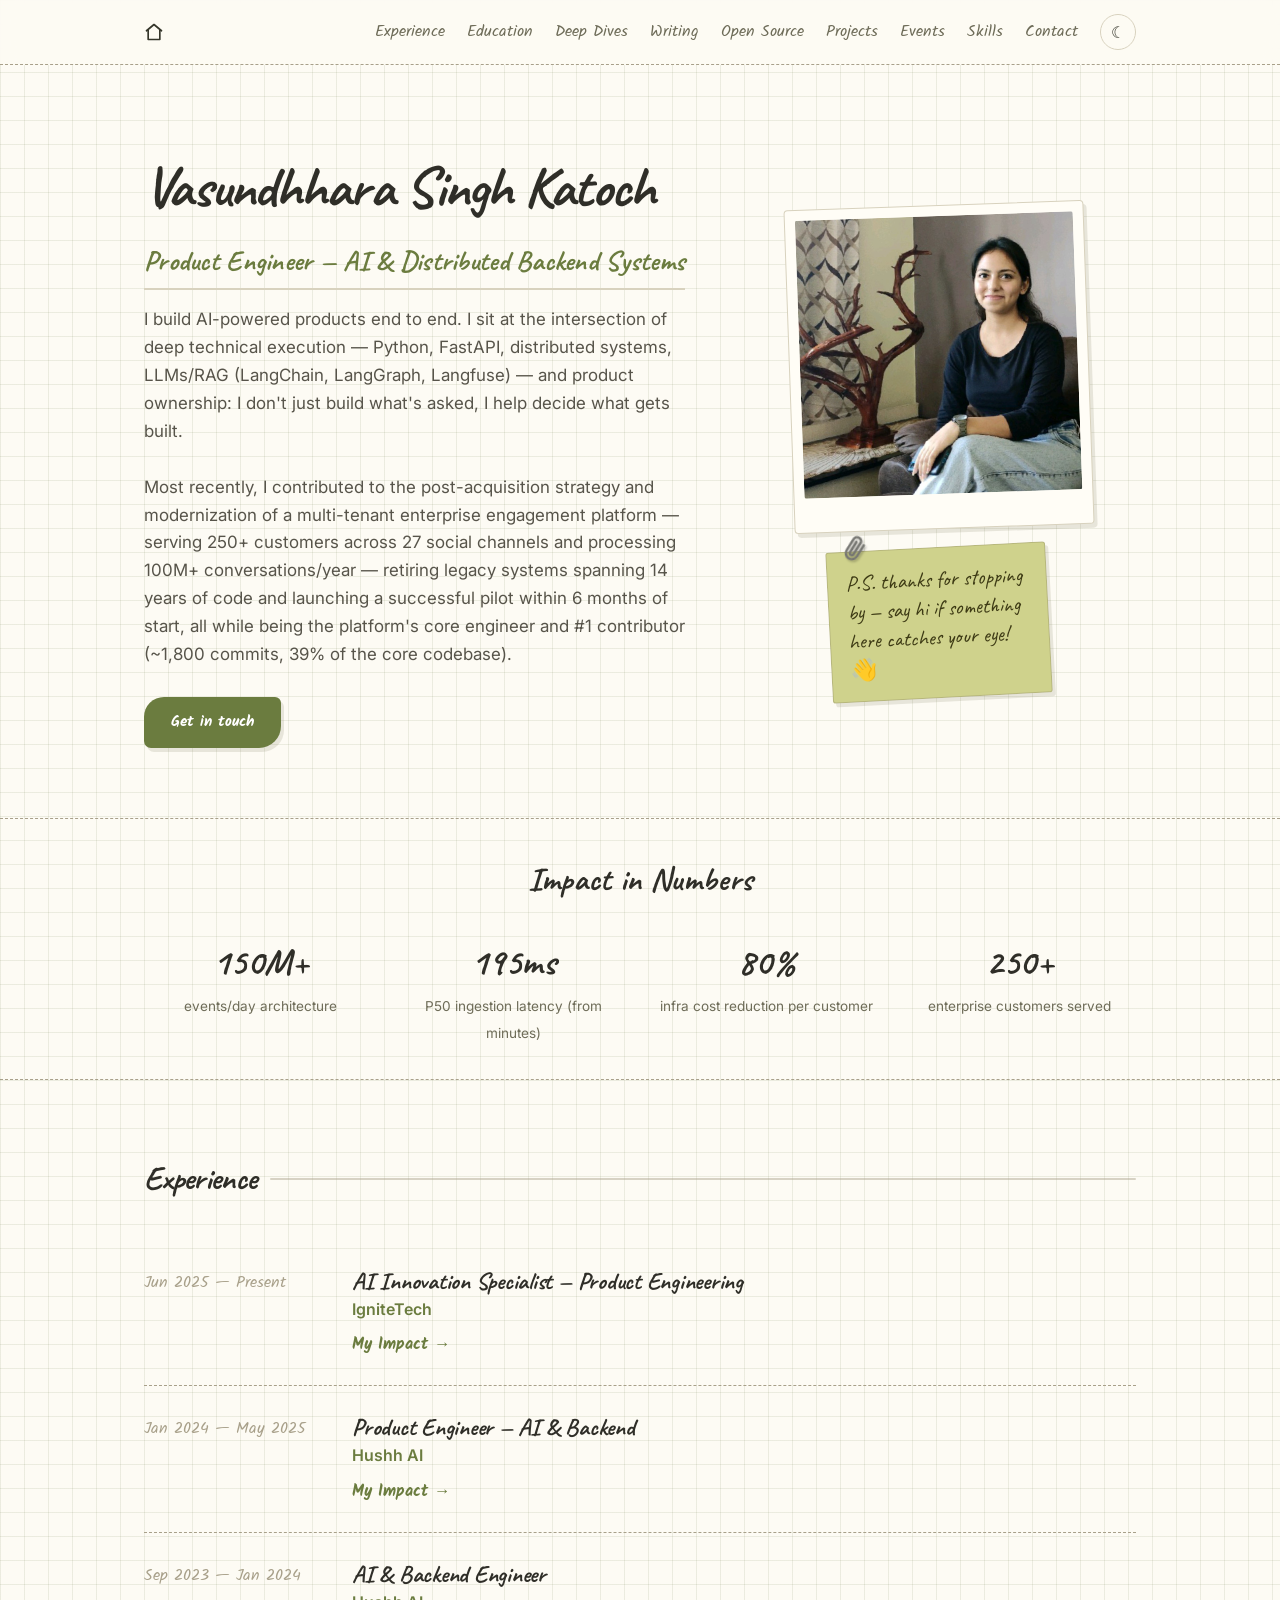
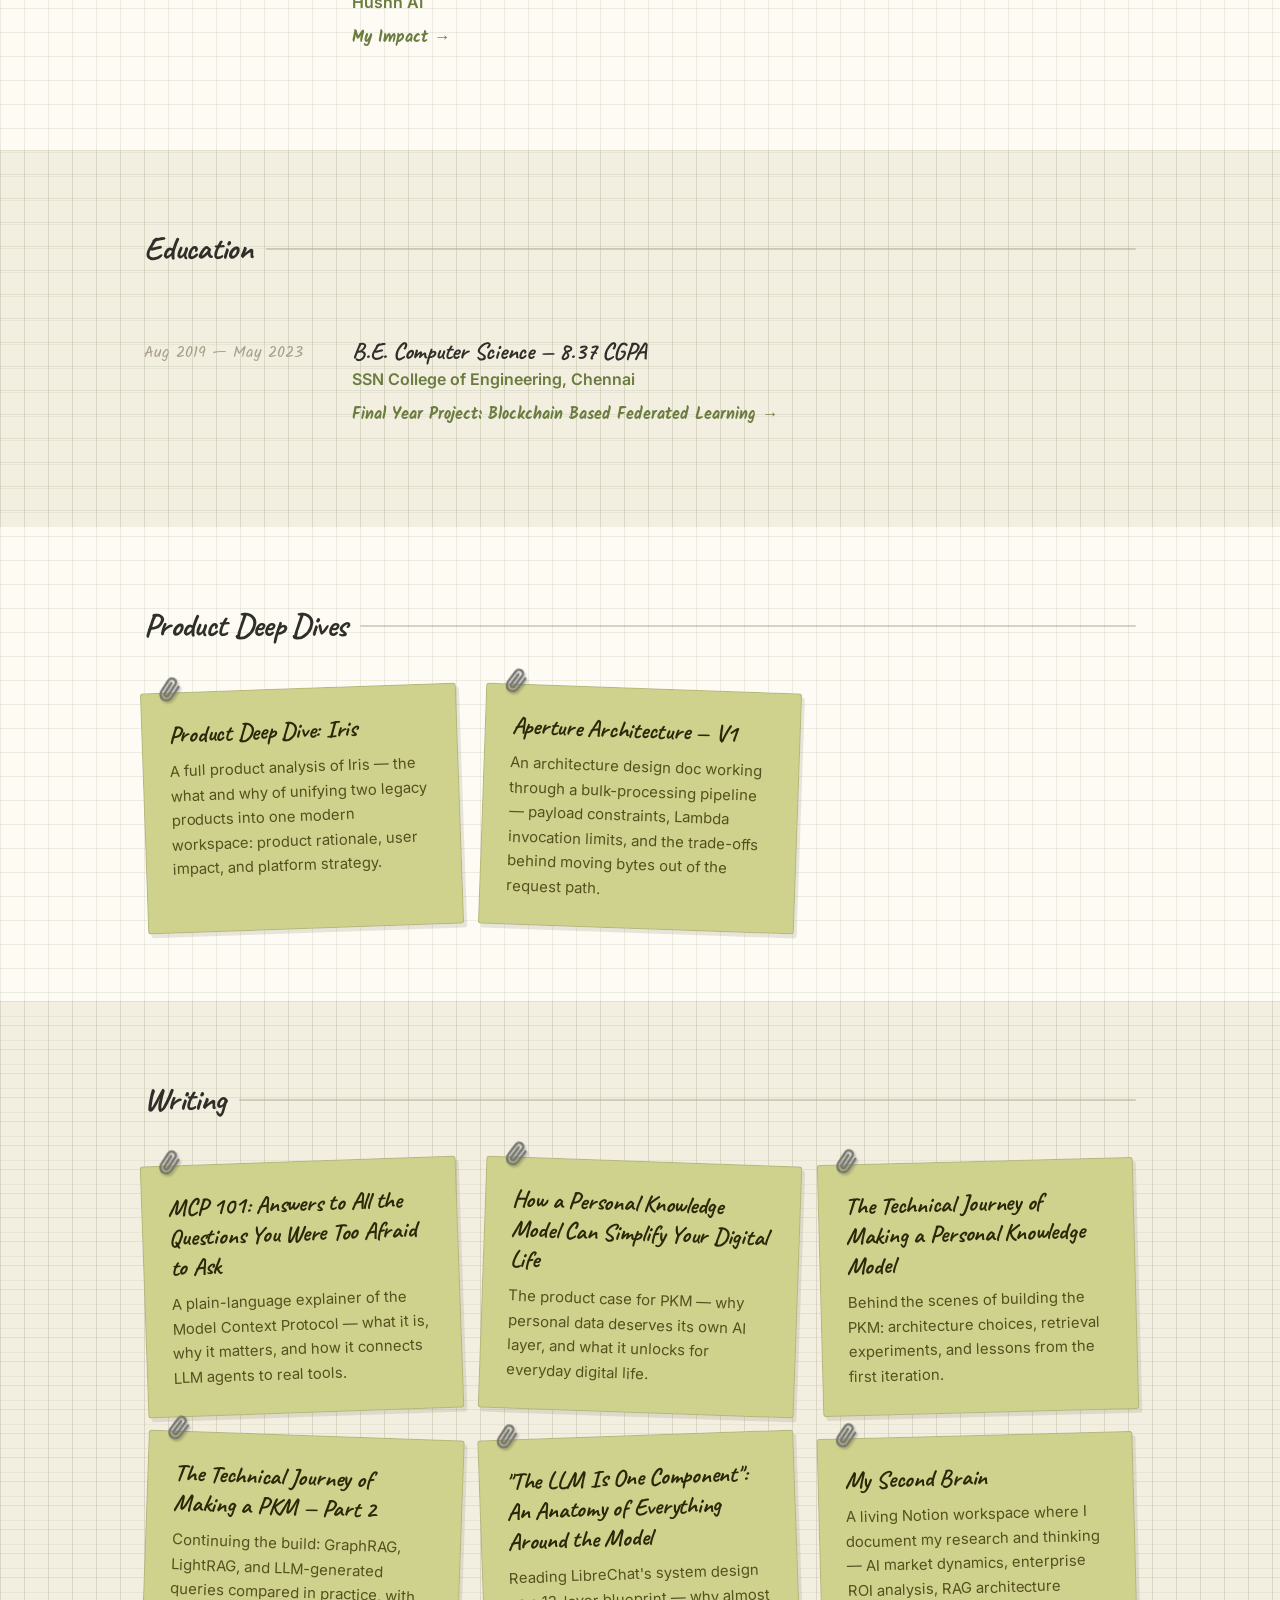
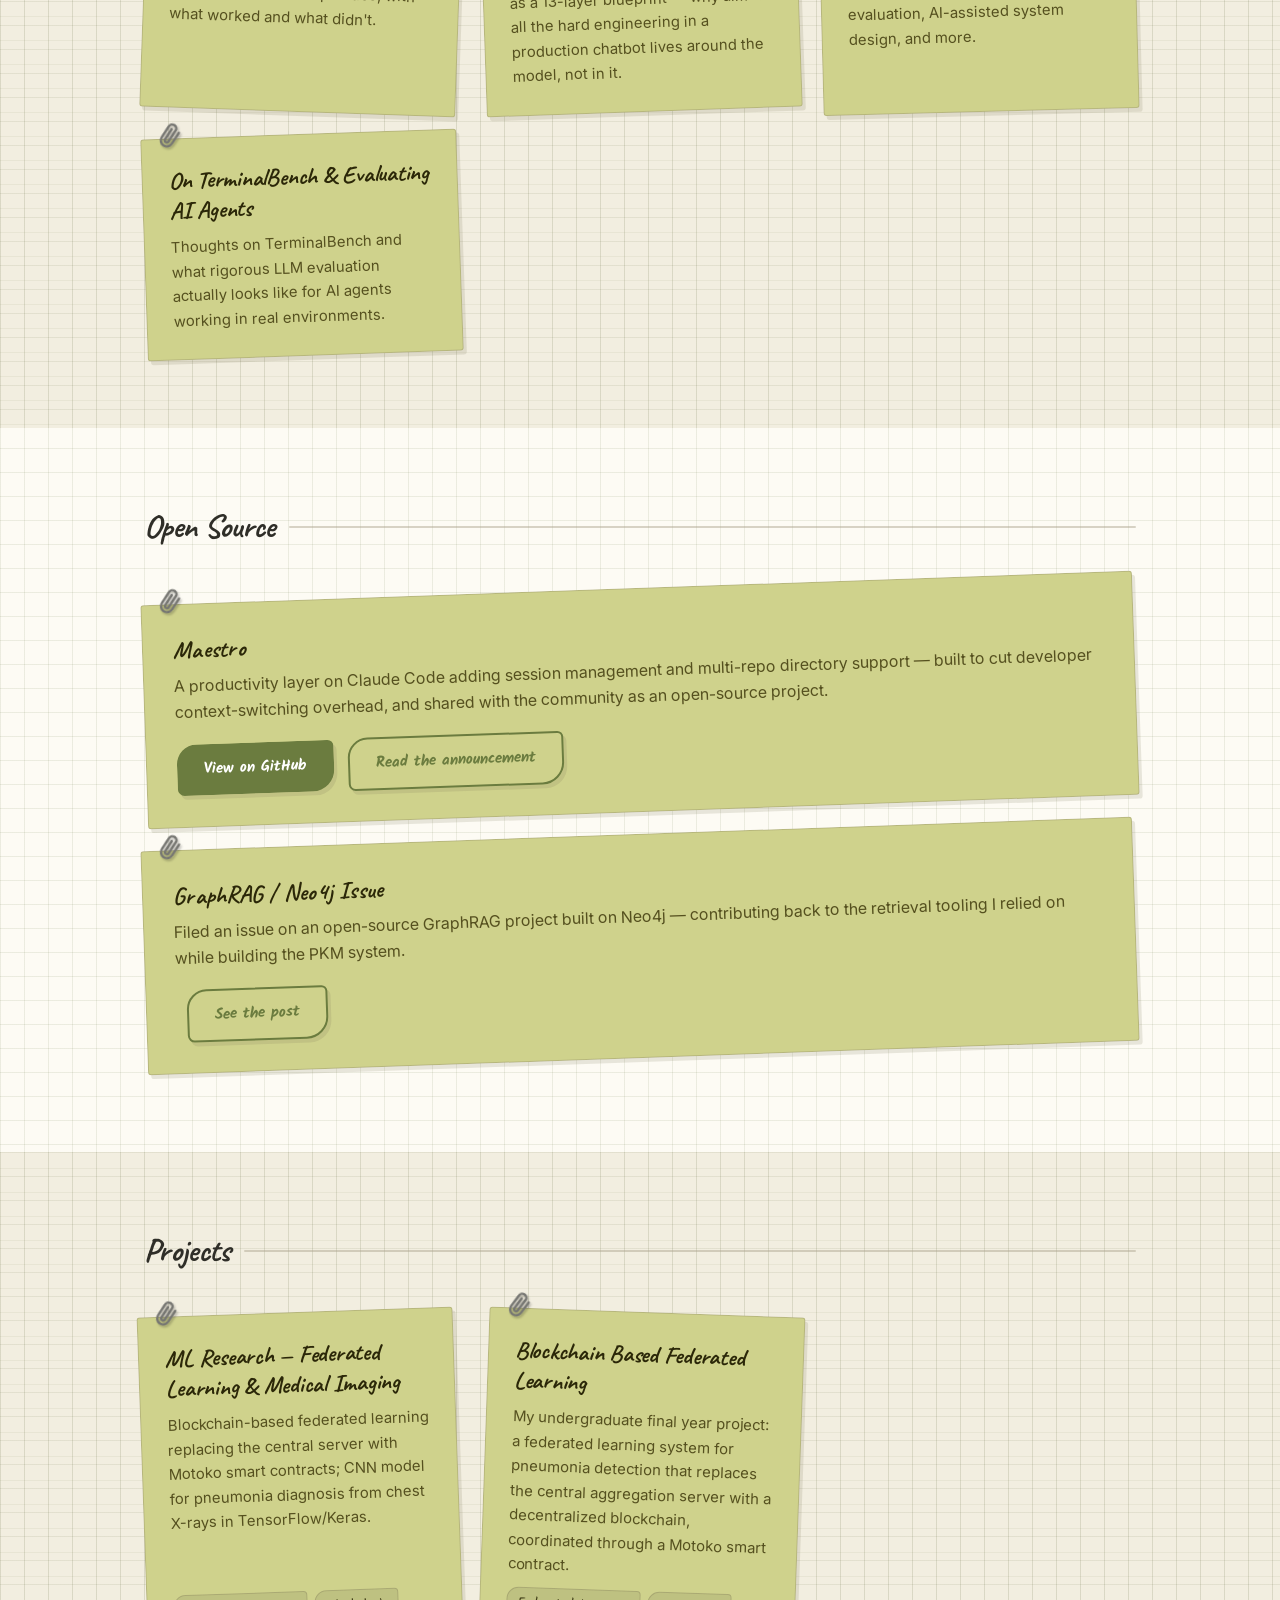
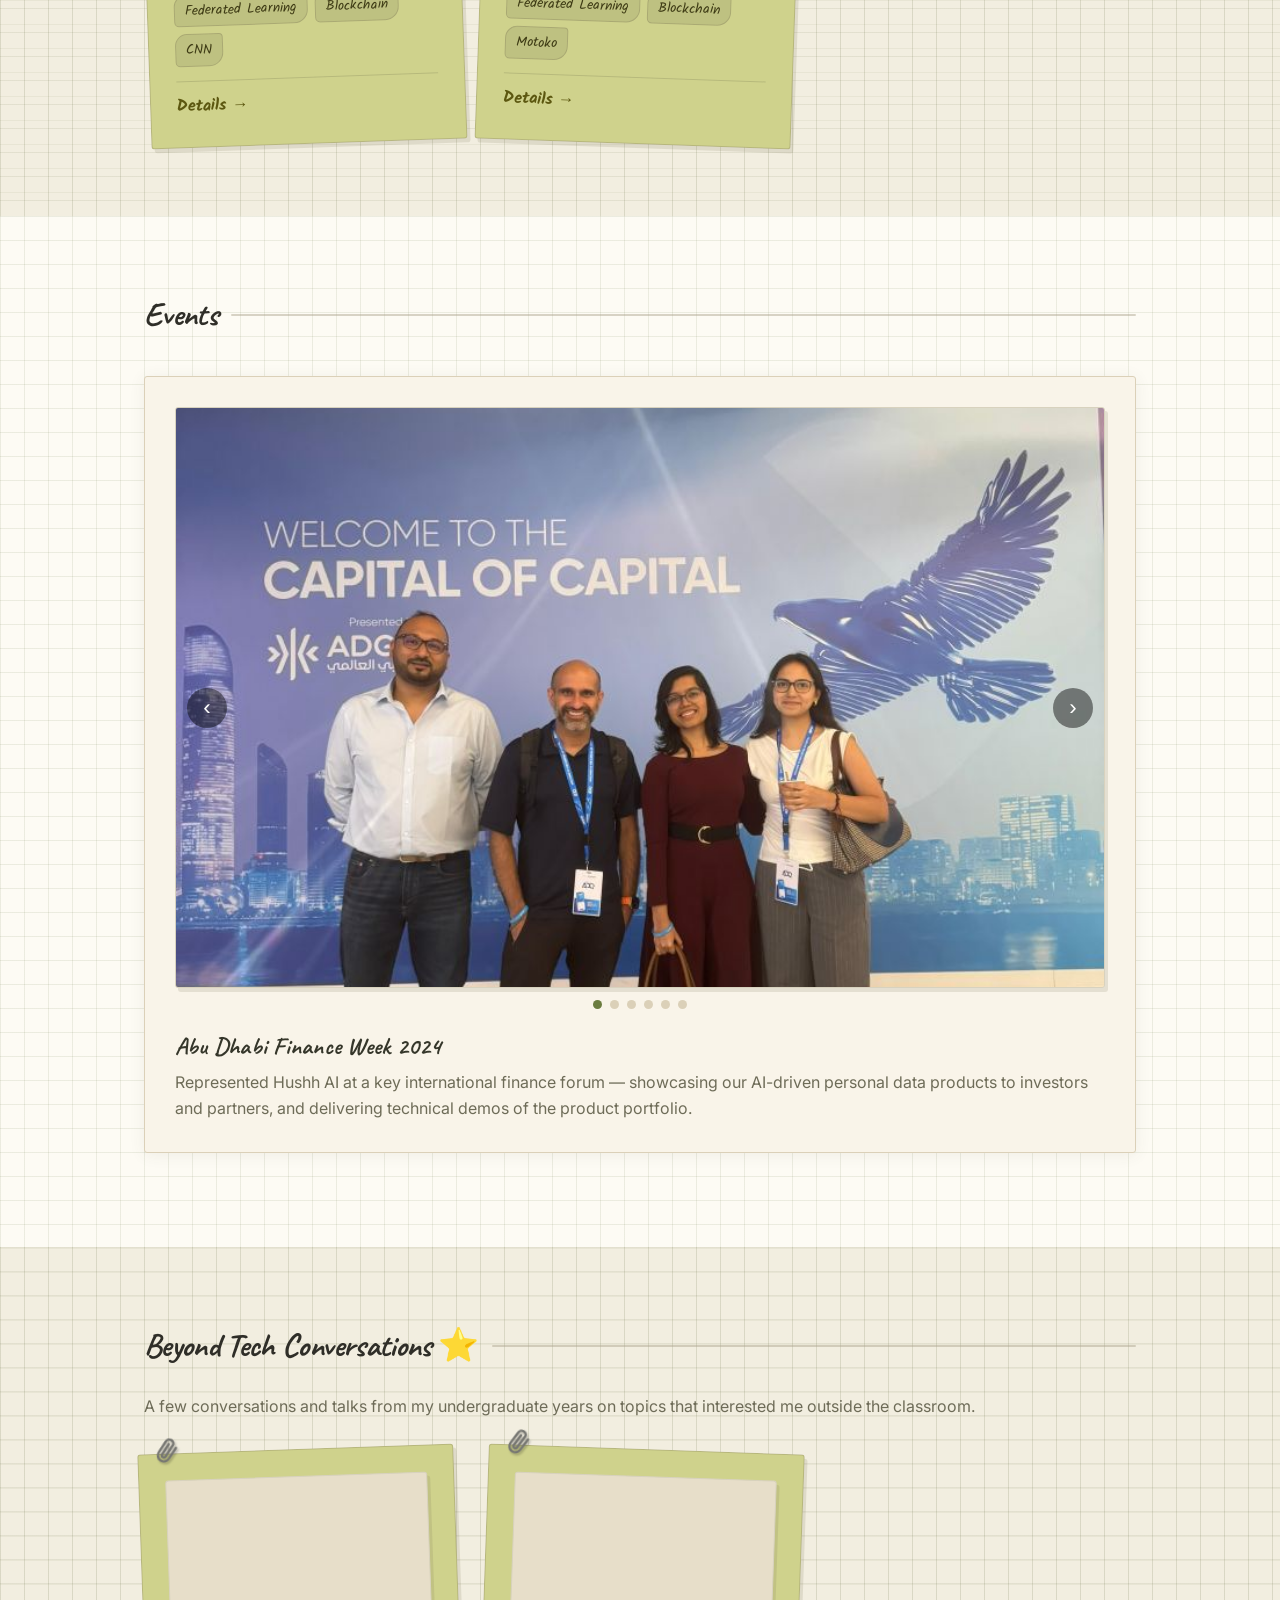
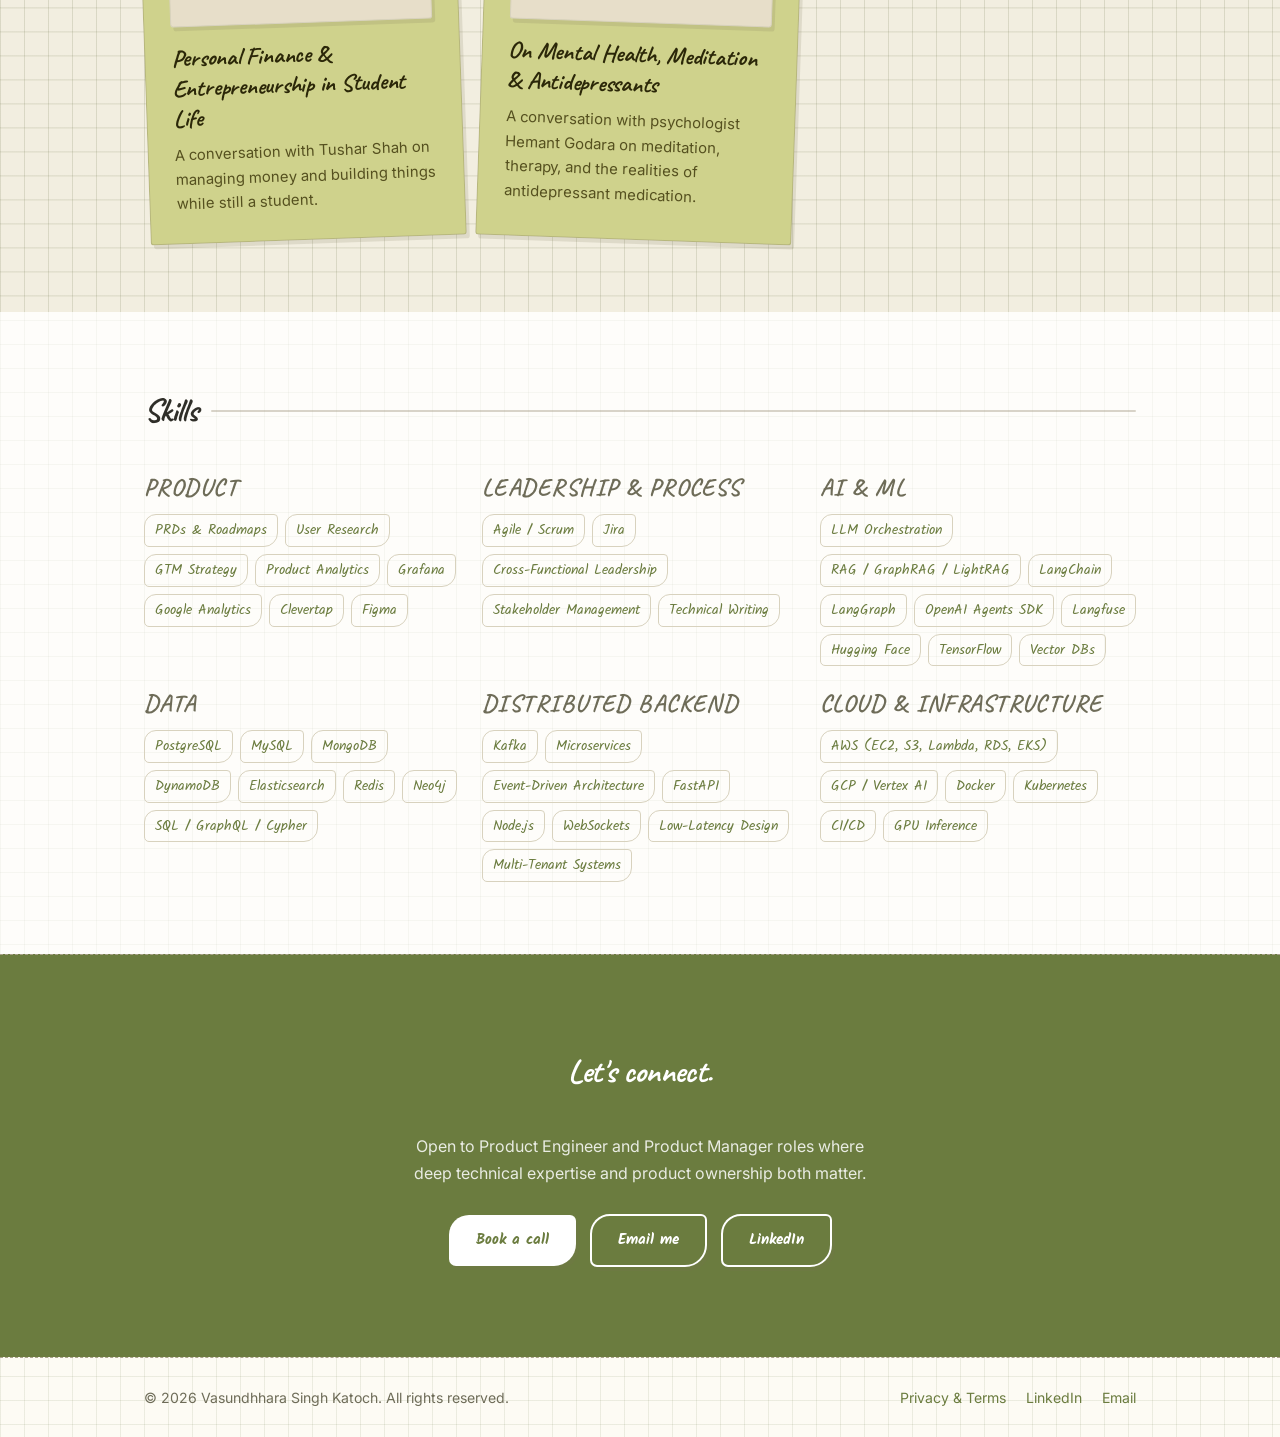
<file: index.html>
<!DOCTYPE html>
<html lang="en">
<head>
<meta charset="UTF-8" />
<meta name="viewport" content="width=device-width, initial-scale=1" />
<title>Vasundhhara Singh Katoch — Product Engineer | AI &amp; Distributed Systems</title>
<meta name="description" content="Product Engineer with deep expertise in AI systems and distributed backend architecture. Core engineer on enterprise platforms processing 100M+ conversations/year; led end-to-end product for 4 products at Hushh AI." />
<meta name="author" content="Vasundhhara Singh Katoch" />
<meta property="og:title" content="Vasundhhara Singh Katoch — Product Engineer" />
<meta property="og:description" content="Product Engineer building AI-powered products on distributed backend systems — from architecture and APIs to roadmap, GTM, and shipped outcomes." />
<meta property="og:type" content="website" />
<link rel="preconnect" href="https://fonts.googleapis.com" />
<link href="https://fonts.googleapis.com/css2?family=Inter:wght@400;500;600;700;800&display=swap" rel="stylesheet" />
<link href="https://fonts.googleapis.com/css2?family=Caveat:wght@500;600;700&family=Kalam:wght@400;700&display=swap" rel="stylesheet" />
<link rel="stylesheet" href="assets/style.css" />
<script src="assets/theme.js"></script>
</head>
<body class="sticky-page">

<nav class="nav">
  <div class="nav-inner">
    <a class="nav-logo" href="index.html" aria-label="Home"><svg width="20" height="20" viewBox="0 0 24 24" fill="none" stroke="currentColor" stroke-width="2" stroke-linecap="round" stroke-linejoin="round" aria-hidden="true"><path d="M3 10.5 12 3l9 7.5"/><path d="M5 9.5V21h14V9.5"/></svg></a>
    <button class="nav-toggle" onclick="toggleNav()" aria-label="Open menu"><span></span><span></span><span></span></button>
    <div class="nav-links">
      <a href="#experience">Experience</a>
      <a href="#education">Education</a>
      <a href="#deep-dives">Deep Dives</a>
      <a href="#writing">Writing</a>
      <a href="#open-source">Open Source</a>
      <a href="#projects">Projects</a>
      <a href="#conferences">Events</a>
      <a href="#skills">Skills</a>
      <a href="#contact">Contact</a>
      <button class="theme-btn" onclick="toggleTheme()" aria-label="Toggle theme">☾</button>
    </div>
  </div>
</nav>

<header class="hero">
  <div class="container hero-grid">
    <div>
      <h1>Vasundhhara Singh Katoch</h1>
      <p class="tagline">Product Engineer — AI &amp; Distributed Backend Systems</p>
      <p class="sub">I build AI-powered products end to end. I sit at the intersection of deep technical execution — Python, FastAPI, distributed systems, LLMs/RAG (LangChain, LangGraph, Langfuse) — and product ownership: I don't just build what's asked, I help decide what gets built.</p>
      <p class="sub">Most recently, I contributed to the post-acquisition strategy and modernization of a multi-tenant enterprise engagement platform — serving 250+ customers across 27 social channels and processing 100M+ conversations/year — retiring legacy systems spanning 14 years of code and launching a successful pilot within 6 months of start, all while being the platform's core engineer and #1 contributor (~1,800 commits, 39% of the core codebase).</p>
      <a class="btn" href="#contact">Get in touch</a>
    </div>
    <div>
      <div class="hero-art"><img src="assets/profile.jpg" alt="Vasundhhara Singh Katoch" /></div>
      <div class="sticky-note">P.S. thanks for stopping by — say hi if something here catches your eye! 👋</div>
    </div>
  </div>
</header>

<div class="metrics">
  <div class="container">
    <h2 class="metrics-title">Impact in Numbers</h2>
  </div>
  <div class="container metrics-grid">
    <div class="metric"><b>150M+</b><span>events/day architecture</span></div>
    <div class="metric"><b>195ms</b><span>P50 ingestion latency (from minutes)</span></div>
    <div class="metric"><b>80%</b><span>infra cost reduction per customer</span></div>
    <div class="metric"><b>250+</b><span>enterprise customers served</span></div>
  </div>
</div>

<section id="experience">
  <div class="container">
    <h2>Experience</h2>

    <div class="exp-item">
      <div class="exp-date">Jun 2025 — Present</div>
      <div>
        <h3>AI Innovation Specialist — Product Engineering</h3>
        <div class="org"><a href="https://ignitetech.ai/" target="_blank" rel="noopener">IgniteTech</a></div>
        <a class="impact-link" href="experience/ignitetech.html">My Impact</a>
      </div>
    </div>

    <div class="exp-item">
      <div class="exp-date">Jan 2024 — May 2025</div>
      <div>
        <h3>Product Engineer — AI &amp; Backend</h3>
        <div class="org"><a href="https://www.hushh.ai/" target="_blank" rel="noopener">Hushh AI</a></div>
        <a class="impact-link" href="experience/hushh-product.html">My Impact</a>
      </div>
    </div>

    <div class="exp-item">
      <div class="exp-date">Sep 2023 — Jan 2024</div>
      <div>
        <h3>AI &amp; Backend Engineer</h3>
        <div class="org"><a href="https://www.hushh.ai/" target="_blank" rel="noopener">Hushh AI</a></div>
        <a class="impact-link" href="experience/hushh-engineer.html">My Impact</a>
      </div>
    </div>

  </div>
</section>

<section id="education" class="section-alt">
  <div class="container">
    <h2>Education</h2>
    <div class="exp-item">
      <div class="exp-date">Aug 2019 — May 2023</div>
      <div>
        <h3>B.E. Computer Science — 8.37 CGPA</h3>
        <div class="org"><a href="https://www.ssn.edu.in/" target="_blank" rel="noopener">SSN College of Engineering, Chennai</a></div>
        <a class="impact-link" href="education/bcfl.html">Final Year Project: Blockchain Based Federated Learning</a>
      </div>
    </div>
  </div>
</section>

<section id="deep-dives">
  <div class="container">
    <h2>Product Deep Dives</h2>
    <div class="card-grid">
      <a class="card" href="https://docs.google.com/document/d/19d410UPbCotPQ8KpzwBH2QF_FJqeE73kGZnRyM-VR3k/edit?usp=sharing" target="_blank" rel="noopener">
        <h3>Product Deep Dive: Iris</h3>
        <p>A full product analysis of Iris — the what and why of unifying two legacy products into one modern workspace: product rationale, user impact, and platform strategy.</p>
      </a>
      <a class="card" href="https://docs.google.com/document/d/1PyBrMT-8jbcuGfkx-lRpr9vtjwFrfyXEucEpsLO-NW4/edit?tab=t.ugmuxxxdyump" target="_blank" rel="noopener">
        <h3>Aperture Architecture — V1</h3>
        <p>An architecture design doc working through a bulk-processing pipeline — payload constraints, Lambda invocation limits, and the trade-offs behind moving bytes out of the request path.</p>
      </a>
    </div>
  </div>
</section>

<section id="writing" class="section-alt">
  <div class="container">
    <h2>Writing</h2>
    <div class="card-grid">
      <a class="card" href="https://medium.com/@vasundhhara-katoch/mcp-101-answers-to-all-the-questions-you-were-too-afraid-to-ask-21a3caa5ff46" target="_blank" rel="noopener">
        <h3>MCP 101: Answers to All the Questions You Were Too Afraid to Ask</h3>
        <p>A plain-language explainer of the Model Context Protocol — what it is, why it matters, and how it connects LLM agents to real tools.</p>
              </a>
      <a class="card" href="https://medium.com/@vasundhhara-katoch/how-a-personal-knowledge-model-pkm-can-simplify-your-digital-life-55a27c95f3d8" target="_blank" rel="noopener">
        <h3>How a Personal Knowledge Model Can Simplify Your Digital Life</h3>
        <p>The product case for PKM — why personal data deserves its own AI layer, and what it unlocks for everyday digital life.</p>
              </a>
      <a class="card" href="https://medium.com/@vasundhhara-katoch/the-technical-journey-of-making-a-personal-knowledge-model-c0a17ef44a55" target="_blank" rel="noopener">
        <h3>The Technical Journey of Making a Personal Knowledge Model</h3>
        <p>Behind the scenes of building the PKM: architecture choices, retrieval experiments, and lessons from the first iteration.</p>
              </a>
      <a class="card" href="https://medium.com/@vasundhhara-katoch/the-technical-journey-of-making-a-personal-knowledge-model-part-2-d8b21ac28454" target="_blank" rel="noopener">
        <h3>The Technical Journey of Making a PKM — Part 2</h3>
        <p>Continuing the build: GraphRAG, LightRAG, and LLM-generated queries compared in practice, with what worked and what didn't.</p>
              </a>
      <a class="card" href="https://medium.com/@vasundhhara-katoch/the-llm-is-one-component-an-anatomy-of-everything-around-the-model-b233c27f2ab1" target="_blank" rel="noopener">
        <h3>"The LLM Is One Component": An Anatomy of Everything Around the Model</h3>
        <p>Reading LibreChat's system design as a 13-layer blueprint — why almost all the hard engineering in a production chatbot lives around the model, not in it.</p>
      </a>
      <a class="card" href="https://app.notion.com/p/Second-Brain-3a98e9fc78e98041b795ec202689d3e8" target="_blank" rel="noopener">
        <h3>My Second Brain</h3>
        <p>A living Notion workspace where I document my research and thinking — AI market dynamics, enterprise ROI analysis, RAG architecture evaluation, AI-assisted system design, and more.</p>
      </a>
      <a class="card" href="https://www.linkedin.com/posts/vasundhhara-katoch_terminalbench-aiagents-llmevaluation-share-7491426244543111168-GhA4/" target="_blank" rel="noopener">
        <h3>On TerminalBench &amp; Evaluating AI Agents</h3>
        <p>Thoughts on TerminalBench and what rigorous LLM evaluation actually looks like for AI agents working in real environments.</p>
      </a>
    </div>
  </div>
</section>

<section id="open-source">
  <div class="container">
    <h2>Open Source</h2>
    <div class="conf-card">
      <h3>Maestro</h3>
      <p style="margin-bottom: 18px;">A productivity layer on Claude Code adding session management and multi-repo directory support — built to cut developer context-switching overhead, and shared with the community as an open-source project.</p>
      <a class="btn" href="http://github.com/its-maestro-baby/maestro/" target="_blank" rel="noopener">View on GitHub</a>
      <a class="btn ghost" href="https://www.linkedin.com/posts/vasundhhara-katoch_claudecode-cursor-opensource-activity-7486059836946685952-kK3A?utm_source=share&utm_medium=member_desktop&rcm=ACoAACgWQ7YBfEM2SVTYWHFhkUo9qKfVu4Ybluo" target="_blank" rel="noopener">Read the announcement</a>
    </div>

    <div class="conf-card">
      <h3>GraphRAG / Neo4j Issue</h3>
      <p style="margin-bottom: 18px;">Filed an issue on an open-source GraphRAG project built on Neo4j — contributing back to the retrieval tooling I relied on while building the PKM system.</p>
      <a class="btn ghost" href="https://www.linkedin.com/posts/vasundhhara-katoch_graphrag-neo4j-opensource-share-7490098463137755136-p6ry/" target="_blank" rel="noopener">See the post</a>
    </div>
  </div>
</section>

<section id="projects" class="section-alt">
  <div class="container">
    <h2>Projects</h2>
    <div class="card-grid">

      <div class="card">
        <h3>ML Research — Federated Learning &amp; Medical Imaging</h3>
        <p>Blockchain-based federated learning replacing the central server with Motoko smart contracts; CNN model for pneumonia diagnosis from chest X-rays in TensorFlow/Keras.</p>
        <div class="tags"><span class="tag">Federated Learning</span><span class="tag">Blockchain</span><span class="tag">CNN</span></div>
        <div class="card-links"><a href="projects/ml-research.html">Details →</a></div>
      </div>

      <div class="card">
        <h3>Blockchain Based Federated Learning</h3>
        <p>My undergraduate final year project: a federated learning system for pneumonia detection that replaces the central aggregation server with a decentralized blockchain, coordinated through a Motoko smart contract.</p>
        <div class="tags"><span class="tag">Federated Learning</span><span class="tag">Blockchain</span><span class="tag">Motoko</span></div>
        <div class="card-links"><a href="education/bcfl.html">Details →</a></div>
      </div>

    </div>
  </div>
</section>

<section id="conferences">
  <div class="container">
    <h2>Events</h2>
    <div class="conf-card">
      <div class="carousel" id="adfw-carousel">
        <div class="carousel-track">
          <img src="assets/adfw/adfw-1.jpeg" alt="ADFW 2024 photo 1" class="active" />
          <img src="assets/adfw/adfw-2.jpeg" alt="ADFW 2024 photo 2" />
          <img src="assets/adfw/adfw-3.jpeg" alt="ADFW 2024 photo 3" />
          <img src="assets/adfw/adfw-4.jpeg" alt="ADFW 2024 photo 4" />
          <img src="assets/adfw/adfw-5.jpeg" alt="ADFW 2024 photo 5" />
          <img src="assets/adfw/adfw-6.jpeg" alt="ADFW 2024 photo 6" />
        </div>
        <button class="carousel-btn prev" onclick="slide('adfw-carousel',-1)" aria-label="Previous photo">‹</button>
        <button class="carousel-btn next" onclick="slide('adfw-carousel',1)" aria-label="Next photo">›</button>
        <div class="carousel-dots"></div>
      </div>
      <h3>Abu Dhabi Finance Week 2024</h3>
      <p>Represented Hushh AI at a key international finance forum — showcasing our AI-driven personal data products to investors and partners, and delivering technical demos of the product portfolio.</p>
    </div>
    <script>
    function slide(id, dir) {
      var c = document.getElementById(id);
      var imgs = c.querySelectorAll('.carousel-track img');
      var cur = 0;
      imgs.forEach(function (im, i) { if (im.classList.contains('active')) cur = i; });
      imgs[cur].classList.remove('active');
      var next = (cur + dir + imgs.length) % imgs.length;
      imgs[next].classList.add('active');
      updateDots(c, next);
    }
    function updateDots(c, active) {
      c.querySelectorAll('.carousel-dots span').forEach(function (d, i) {
        d.classList.toggle('on', i === active);
      });
    }
    document.querySelectorAll('.carousel').forEach(function (c) {
      var imgs = c.querySelectorAll('.carousel-track img');
      var dots = c.querySelector('.carousel-dots');
      imgs.forEach(function (_, i) {
        var d = document.createElement('span');
        if (i === 0) d.classList.add('on');
        d.addEventListener('click', function () {
          imgs.forEach(function (im) { im.classList.remove('active'); });
          imgs[i].classList.add('active');
          updateDots(c, i);
        });
        dots.appendChild(d);
      });
    });
    </script>
  </div>
</section>

<section id="beyond-tech" class="section-alt">
  <div class="container">
    <h2>Beyond Tech Conversations ⭐</h2>
    <p style="color: var(--text-muted); margin: -14px 0 30px;">A few conversations and talks from my undergraduate years on topics that interested me outside the classroom.</p>
    <div class="card-grid">
      <div class="card">
        <div class="video-wrap"><iframe src="https://www.youtube.com/embed/Ebzx7cQ5Y20" title="Personal finance and entrepreneurship in student life ft. Tushar Shah" frameborder="0" allow="accelerometer; clipboard-write; encrypted-media; gyroscope; picture-in-picture; web-share" referrerpolicy="strict-origin-when-cross-origin" allowfullscreen></iframe></div>
        <h3>Personal Finance &amp; Entrepreneurship in Student Life</h3>
        <p>A conversation with Tushar Shah on managing money and building things while still a student.</p>
      </div>
      <div class="card">
        <div class="video-wrap"><iframe src="https://www.youtube.com/embed/UtYSKVCtwJ0" title="Mental health podcast with psychologist Hemant Godara" frameborder="0" allow="accelerometer; clipboard-write; encrypted-media; gyroscope; picture-in-picture; web-share" referrerpolicy="strict-origin-when-cross-origin" allowfullscreen></iframe></div>
        <h3>On Mental Health, Meditation &amp; Antidepressants</h3>
        <p>A conversation with psychologist Hemant Godara on meditation, therapy, and the realities of antidepressant medication.</p>
      </div>
    </div>
  </div>
</section>

<section id="skills" class="section-alt">
  <div class="container">
    <h2>Skills</h2>
    <div class="skills-grid">
      <div class="skill-group">
        <h3>Product</h3>
        <div class="tags"><span class="tag">PRDs &amp; Roadmaps</span><span class="tag">User Research</span><span class="tag">GTM Strategy</span><span class="tag">Product Analytics</span><span class="tag">Grafana</span><span class="tag">Google Analytics</span><span class="tag">Clevertap</span><span class="tag">Figma</span></div>
      </div>
      <div class="skill-group">
        <h3>Leadership &amp; Process</h3>
        <div class="tags"><span class="tag">Agile / Scrum</span><span class="tag">Jira</span><span class="tag">Cross-Functional Leadership</span><span class="tag">Stakeholder Management</span><span class="tag">Technical Writing</span></div>
      </div>
      <div class="skill-group">
        <h3>AI &amp; ML</h3>
        <div class="tags"><span class="tag">LLM Orchestration</span><span class="tag">RAG / GraphRAG / LightRAG</span><span class="tag">LangChain</span><span class="tag">LangGraph</span><span class="tag">OpenAI Agents SDK</span><span class="tag">Langfuse</span><span class="tag">Hugging Face</span><span class="tag">TensorFlow</span><span class="tag">Vector DBs</span></div>
      </div>
      <div class="skill-group">
        <h3>Data</h3>
        <div class="tags"><span class="tag">PostgreSQL</span><span class="tag">MySQL</span><span class="tag">MongoDB</span><span class="tag">DynamoDB</span><span class="tag">Elasticsearch</span><span class="tag">Redis</span><span class="tag">Neo4j</span><span class="tag">SQL / GraphQL / Cypher</span></div>
      </div>
      <div class="skill-group">
        <h3>Distributed Backend</h3>
        <div class="tags"><span class="tag">Kafka</span><span class="tag">Microservices</span><span class="tag">Event-Driven Architecture</span><span class="tag">FastAPI</span><span class="tag">Node.js</span><span class="tag">WebSockets</span><span class="tag">Low-Latency Design</span><span class="tag">Multi-Tenant Systems</span></div>
      </div>
      <div class="skill-group">
        <h3>Cloud &amp; Infrastructure</h3>
        <div class="tags"><span class="tag">AWS (EC2, S3, Lambda, RDS, EKS)</span><span class="tag">GCP / Vertex AI</span><span class="tag">Docker</span><span class="tag">Kubernetes</span><span class="tag">CI/CD</span><span class="tag">GPU Inference</span></div>
      </div>
    </div>
  </div>
</section>

<section id="contact" class="contact">
  <div class="container">
    <h2>Let's connect.</h2>
    <p>Open to Product Engineer and Product Manager roles where deep technical expertise and product ownership both matter.</p>
    <a class="btn" href="https://cal.com/vasundhhara-singh-iedvox/30min" target="_blank" rel="noopener">Book a call</a>
    <a class="btn ghost" href="mailto:vasundhhara.katoch@gmail.com">Email me</a>
    <a class="btn ghost" href="https://www.linkedin.com/in/vasundhhara-katoch-a72299169/" target="_blank" rel="noopener">LinkedIn</a>
  </div>
</section>

<footer>
  <div class="footer-inner">
    <span>© 2026 Vasundhhara Singh Katoch. All rights reserved.</span>
    <span>
      <a href="privacy.html">Privacy &amp; Terms</a>
      <a href="https://www.linkedin.com/in/vasundhhara-katoch-a72299169/" target="_blank" rel="noopener">LinkedIn</a>
      <a href="mailto:vasundhhara.katoch@gmail.com">Email</a>
    </span>
  </div>
</footer>

</body>
</html>
</file>
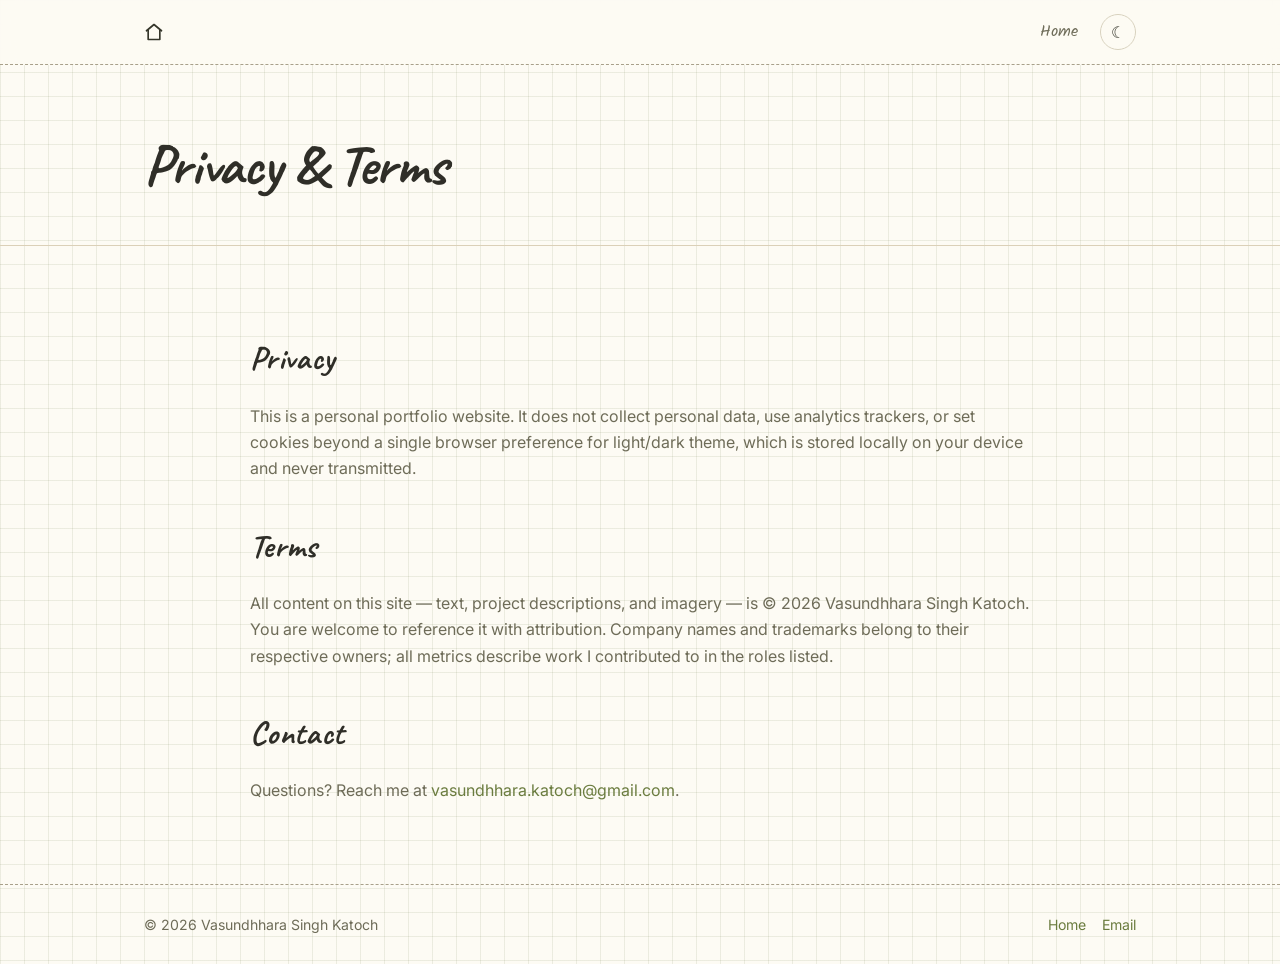
<file: privacy.html>
<!DOCTYPE html>
<html lang="en">
<head>
<meta charset="UTF-8" />
<meta name="viewport" content="width=device-width, initial-scale=1" />
<title>Privacy &amp; Terms | Vasundhhara Singh Katoch</title>
<link href="https://fonts.googleapis.com/css2?family=Inter:wght@400;500;600;700;800&display=swap" rel="stylesheet" />
<link href="https://fonts.googleapis.com/css2?family=Caveat:wght@500;600;700&family=Kalam:wght@400;700&display=swap" rel="stylesheet" />
<link rel="stylesheet" href="assets/style.css" />
<script src="assets/theme.js"></script>
</head>
<body>

<nav class="nav">
  <div class="nav-inner">
    <a class="nav-logo" href="index.html" aria-label="Home"><svg width="20" height="20" viewBox="0 0 24 24" fill="none" stroke="currentColor" stroke-width="2" stroke-linecap="round" stroke-linejoin="round" aria-hidden="true"><path d="M3 10.5 12 3l9 7.5"/><path d="M5 9.5V21h14V9.5"/></svg></a>
    <button class="nav-toggle" onclick="toggleNav()" aria-label="Open menu"><span></span><span></span><span></span></button>
    <div class="nav-links">
      <a href="index.html">Home</a>
      <button class="theme-btn" onclick="toggleTheme()" aria-label="Toggle theme">☾</button>
    </div>
  </div>
</nav>

<header class="detail-header">
  <div class="container">
    <h1>Privacy &amp; Terms</h1>
  </div>
</header>

<div class="container detail-body">
  <h2>Privacy</h2>
  <p>This is a personal portfolio website. It does not collect personal data, use analytics trackers, or set cookies beyond a single browser preference for light/dark theme, which is stored locally on your device and never transmitted.</p>
  <h2>Terms</h2>
  <p>All content on this site — text, project descriptions, and imagery — is © 2026 Vasundhhara Singh Katoch. You are welcome to reference it with attribution. Company names and trademarks belong to their respective owners; all metrics describe work I contributed to in the roles listed.</p>
  <h2>Contact</h2>
  <p>Questions? Reach me at <a href="mailto:vasundhhara.katoch@gmail.com">vasundhhara.katoch@gmail.com</a>.</p>
</div>

<footer>
  <div class="footer-inner">
    <span>© 2026 Vasundhhara Singh Katoch</span>
    <span><a href="index.html">Home</a><a href="mailto:vasundhhara.katoch@gmail.com">Email</a></span>
  </div>
</footer>

</body>
</html>
</file>
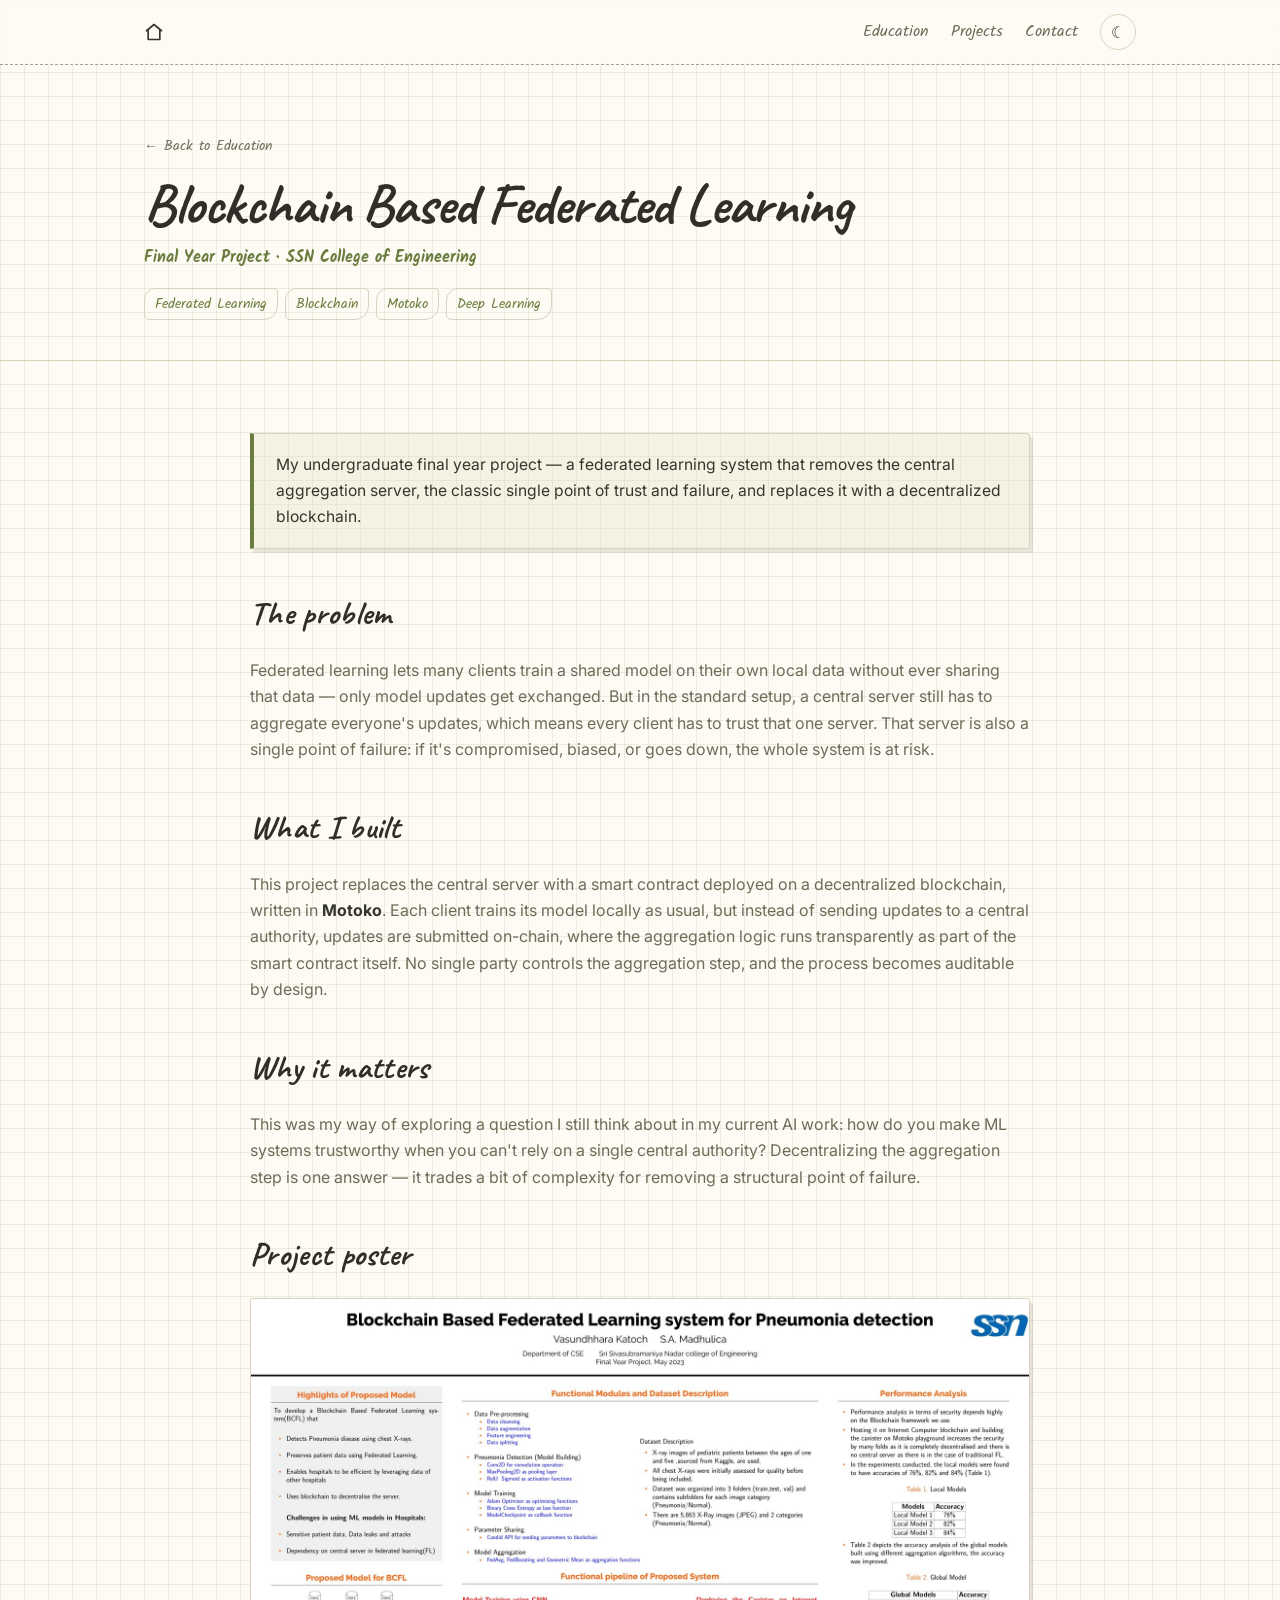
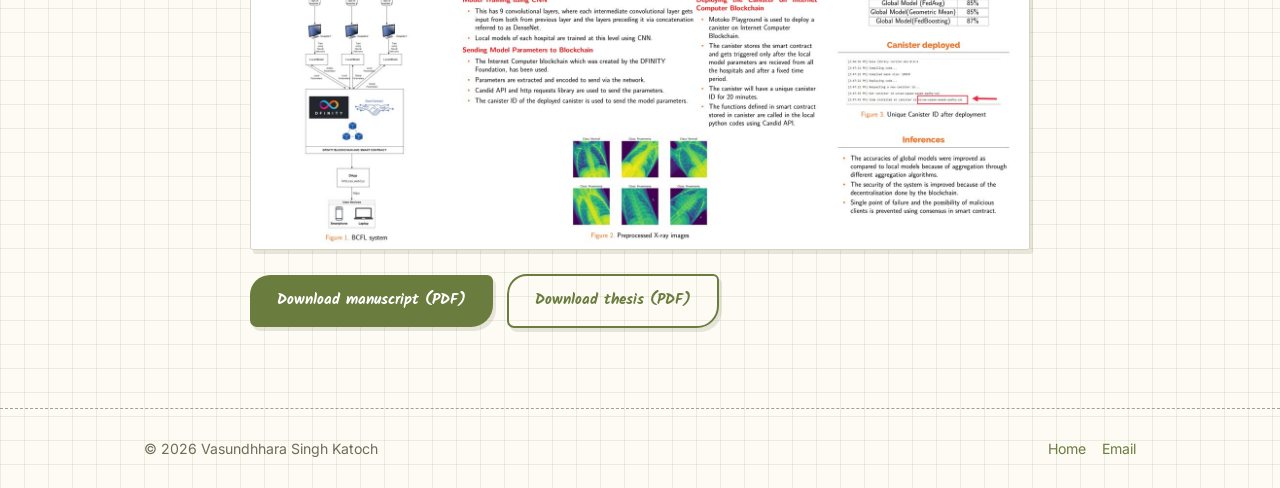
<file: education/bcfl.html>
<!DOCTYPE html>
<html lang="en">
<head>
<meta charset="UTF-8" />
<meta name="viewport" content="width=device-width, initial-scale=1" />
<title>Blockchain Based Federated Learning | Vasundhhara Singh Katoch</title>
<link href="https://fonts.googleapis.com/css2?family=Inter:wght@400;500;600;700;800&display=swap" rel="stylesheet" />
<link href="https://fonts.googleapis.com/css2?family=Caveat:wght@500;600;700&family=Kalam:wght@400;700&display=swap" rel="stylesheet" />
<link rel="stylesheet" href="../assets/style.css" />
<script src="../assets/theme.js"></script>
</head>
<body>

<nav class="nav">
  <div class="nav-inner">
    <a class="nav-logo" href="../index.html" aria-label="Home"><svg width="20" height="20" viewBox="0 0 24 24" fill="none" stroke="currentColor" stroke-width="2" stroke-linecap="round" stroke-linejoin="round" aria-hidden="true"><path d="M3 10.5 12 3l9 7.5"/><path d="M5 9.5V21h14V9.5"/></svg></a>
    <button class="nav-toggle" onclick="toggleNav()" aria-label="Open menu"><span></span><span></span><span></span></button>
    <div class="nav-links">
      <a href="../index.html#education">Education</a>
      <a href="../index.html#projects">Projects</a>
      <a href="../index.html#contact">Contact</a>
      <button class="theme-btn" onclick="toggleTheme()" aria-label="Toggle theme">☾</button>
    </div>
  </div>
</nav>

<header class="detail-header">
  <div class="container">
    <a class="crumb" href="../index.html#education">← Back to Education</a>
    <h1>Blockchain Based Federated Learning</h1>
    <div class="meta">Final Year Project · SSN College of Engineering</div>
    <div class="tags" style="margin-top:16px;"><span class="tag">Federated Learning</span><span class="tag">Blockchain</span><span class="tag">Motoko</span><span class="tag">Deep Learning</span></div>
  </div>
</header>

<div class="container detail-body">

  <div class="highlight-box">
    <p>My undergraduate final year project — a federated learning system that removes the central aggregation server, the classic single point of trust and failure, and replaces it with a decentralized blockchain.</p>
  </div>

  <h2>The problem</h2>
  <p>Federated learning lets many clients train a shared model on their own local data without ever sharing that data — only model updates get exchanged. But in the standard setup, a central server still has to aggregate everyone's updates, which means every client has to trust that one server. That server is also a single point of failure: if it's compromised, biased, or goes down, the whole system is at risk.</p>

  <h2>What I built</h2>
  <p>This project replaces the central server with a smart contract deployed on a decentralized blockchain, written in <strong>Motoko</strong>. Each client trains its model locally as usual, but instead of sending updates to a central authority, updates are submitted on-chain, where the aggregation logic runs transparently as part of the smart contract itself. No single party controls the aggregation step, and the process becomes auditable by design.</p>

  <h2>Why it matters</h2>
  <p>This was my way of exploring a question I still think about in my current AI work: how do you make ML systems trustworthy when you can't rely on a single central authority? Decentralizing the aggregation step is one answer — it trades a bit of complexity for removing a structural point of failure.</p>

  <h2>Project poster</h2>
  <img class="poster-img" src="../assets/fyp-poster.jpg" alt="Blockchain Based Federated Learning final year project poster" />

  <p style="margin-top: 24px;">
    <a class="btn" href="../assets/FYP_Manuscript.pdf" target="_blank" rel="noopener">Download manuscript (PDF)</a>
    <a class="btn ghost" href="../assets/FYP_Thesis.pdf" target="_blank" rel="noopener">Download thesis (PDF)</a>
  </p>

</div>

<footer>
  <div class="footer-inner">
    <span>© 2026 Vasundhhara Singh Katoch</span>
    <span><a href="../index.html">Home</a><a href="mailto:vasundhhara.katoch@gmail.com">Email</a></span>
  </div>
</footer>

</body>
</html>
</file>
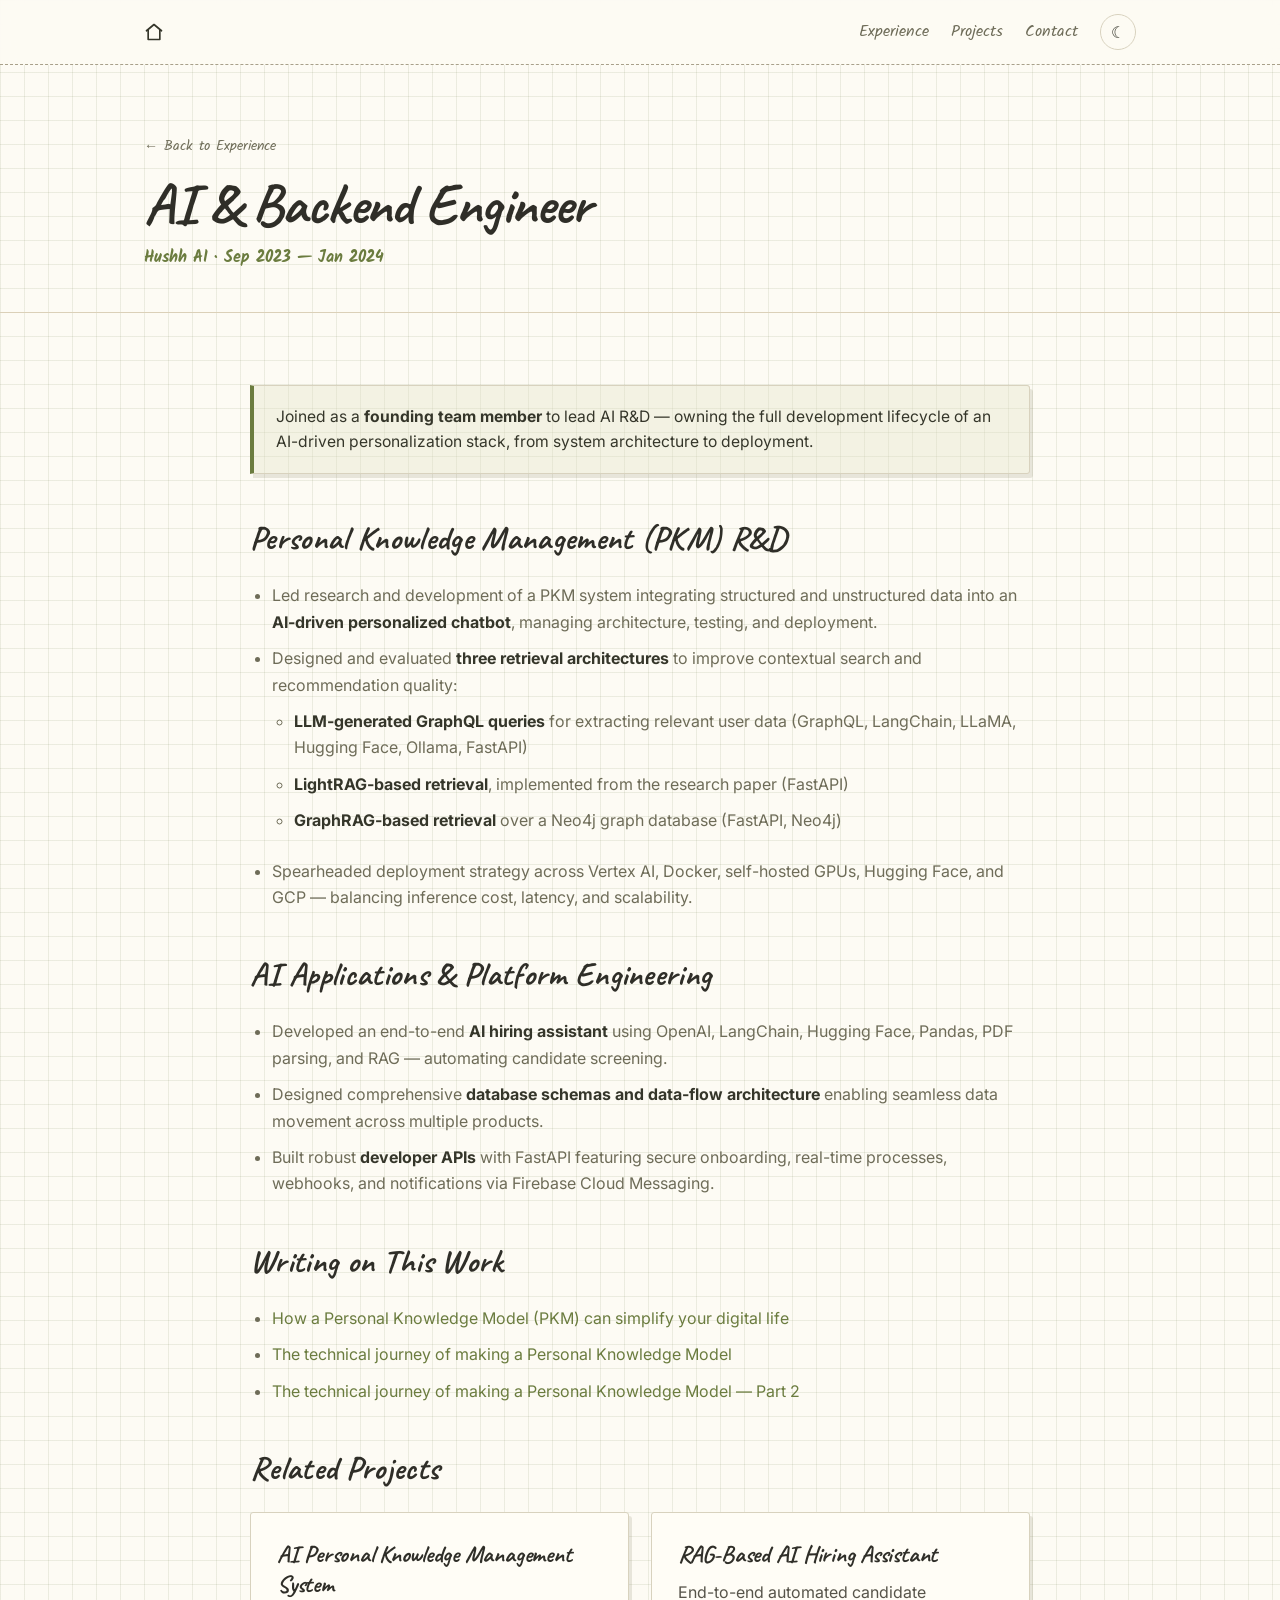
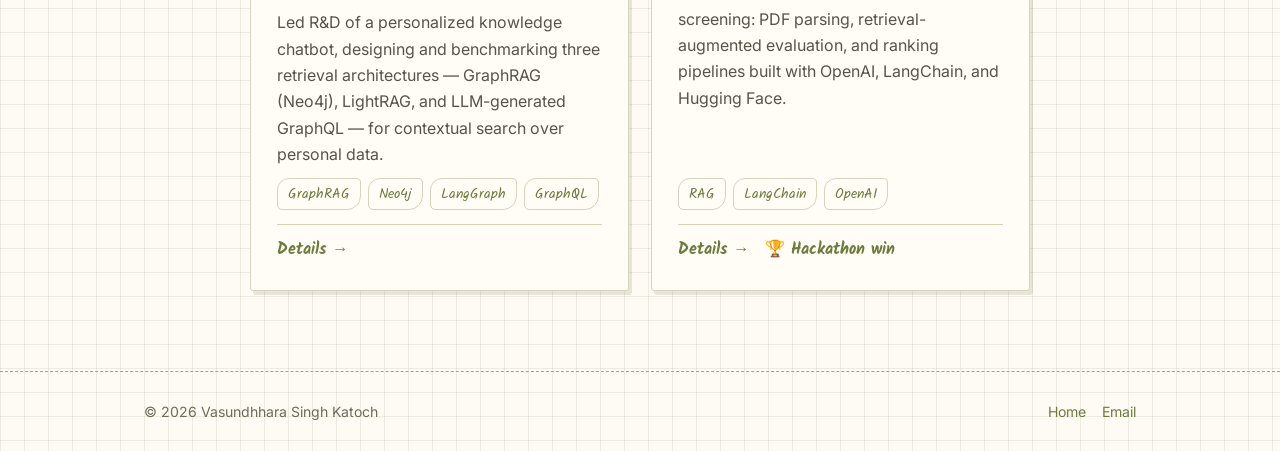
<file: experience/hushh-engineer.html>
<!DOCTYPE html>
<html lang="en">
<head>
<meta charset="UTF-8" />
<meta name="viewport" content="width=device-width, initial-scale=1" />
<title>Hushh AI (AI &amp; Backend Engineer) — My Impact | Vasundhhara Singh Katoch</title>
<link href="https://fonts.googleapis.com/css2?family=Inter:wght@400;500;600;700;800&display=swap" rel="stylesheet" />
<link href="https://fonts.googleapis.com/css2?family=Caveat:wght@500;600;700&family=Kalam:wght@400;700&display=swap" rel="stylesheet" />
<link rel="stylesheet" href="../assets/style.css" />
<script src="../assets/theme.js"></script>
</head>
<body>

<nav class="nav">
  <div class="nav-inner">
    <a class="nav-logo" href="../index.html" aria-label="Home"><svg width="20" height="20" viewBox="0 0 24 24" fill="none" stroke="currentColor" stroke-width="2" stroke-linecap="round" stroke-linejoin="round" aria-hidden="true"><path d="M3 10.5 12 3l9 7.5"/><path d="M5 9.5V21h14V9.5"/></svg></a>
    <button class="nav-toggle" onclick="toggleNav()" aria-label="Open menu"><span></span><span></span><span></span></button>
    <div class="nav-links">
      <a href="../index.html#experience">Experience</a>
      <a href="../index.html#projects">Projects</a>
      <a href="../index.html#contact">Contact</a>
      <button class="theme-btn" onclick="toggleTheme()" aria-label="Toggle theme">☾</button>
    </div>
  </div>
</nav>

<header class="detail-header">
  <div class="container">
    <a class="crumb" href="../index.html#experience">← Back to Experience</a>
    <h1>AI &amp; Backend Engineer</h1>
    <div class="meta"><a href="https://www.hushh.ai/" target="_blank" rel="noopener">Hushh AI</a> · Sep 2023 — Jan 2024</div>
  </div>
</header>

<div class="container detail-body">

  <div class="highlight-box">
    <p>Joined as a <strong>founding team member</strong> to lead AI R&amp;D — owning the full development lifecycle of an AI-driven personalization stack, from system architecture to deployment.</p>
  </div>

  <h2>Personal Knowledge Management (PKM) R&amp;D</h2>
  <ul>
    <li>Led research and development of a PKM system integrating structured and unstructured data into an <strong>AI-driven personalized chatbot</strong>, managing architecture, testing, and deployment.</li>
    <li>Designed and evaluated <strong>three retrieval architectures</strong> to improve contextual search and recommendation quality:
      <ul style="margin-top: 10px;">
        <li><strong>LLM-generated GraphQL queries</strong> for extracting relevant user data (GraphQL, LangChain, LLaMA, Hugging Face, Ollama, FastAPI)</li>
        <li><strong>LightRAG-based retrieval</strong>, implemented from the research paper (FastAPI)</li>
        <li><strong>GraphRAG-based retrieval</strong> over a Neo4j graph database (FastAPI, Neo4j)</li>
      </ul>
    </li>
    <li>Spearheaded deployment strategy across Vertex AI, Docker, self-hosted GPUs, Hugging Face, and GCP — balancing inference cost, latency, and scalability.</li>
  </ul>

  <h2>AI Applications &amp; Platform Engineering</h2>
  <ul>
    <li>Developed an end-to-end <strong>AI hiring assistant</strong> using OpenAI, LangChain, Hugging Face, Pandas, PDF parsing, and RAG — automating candidate screening.</li>
    <li>Designed comprehensive <strong>database schemas and data-flow architecture</strong> enabling seamless data movement across multiple products.</li>
    <li>Built robust <strong>developer APIs</strong> with FastAPI featuring secure onboarding, real-time processes, webhooks, and notifications via Firebase Cloud Messaging.</li>
  </ul>

  <h2>Writing on This Work</h2>
  <ul>
    <li><a href="https://medium.com/@vasundhhara-katoch/how-a-personal-knowledge-model-pkm-can-simplify-your-digital-life-55a27c95f3d8" target="_blank" rel="noopener">How a Personal Knowledge Model (PKM) can simplify your digital life</a></li>
    <li><a href="https://medium.com/@vasundhhara-katoch/the-technical-journey-of-making-a-personal-knowledge-model-c0a17ef44a55" target="_blank" rel="noopener">The technical journey of making a Personal Knowledge Model</a></li>
    <li><a href="https://medium.com/@vasundhhara-katoch/the-technical-journey-of-making-a-personal-knowledge-model-part-2-d8b21ac28454" target="_blank" rel="noopener">The technical journey of making a Personal Knowledge Model — Part 2</a></li>
  </ul>

  <h2>Related Projects</h2>
  <div class="card-grid">

    <div class="card">
      <h3>AI Personal Knowledge Management System</h3>
      <p>Led R&amp;D of a personalized knowledge chatbot, designing and benchmarking three retrieval architectures — GraphRAG (Neo4j), LightRAG, and LLM-generated GraphQL — for contextual search over personal data.</p>
      <div class="tags"><span class="tag">GraphRAG</span><span class="tag">Neo4j</span><span class="tag">LangGraph</span><span class="tag">GraphQL</span></div>
      <div class="card-links"><a href="../projects/pkm-graphrag.html">Details →</a></div>
    </div>

    <div class="card">
      <h3>RAG-Based AI Hiring Assistant</h3>
      <p>End-to-end automated candidate screening: PDF parsing, retrieval-augmented evaluation, and ranking pipelines built with OpenAI, LangChain, and Hugging Face.</p>
      <div class="tags"><span class="tag">RAG</span><span class="tag">LangChain</span><span class="tag">OpenAI</span></div>
      <div class="card-links"><a href="../projects/hiring-assistant.html">Details →</a><a href="https://www.linkedin.com/posts/azeebneuron_hackathonwin-firsthackathon-teamwork-activity-7208760788394602497-E2F9?utm_source=share&utm_medium=member_desktop&rcm=ACoAACgWQ7YBfEM2SVTYWHFhkUo9qKfVu4Ybluo" target="_blank" rel="noopener">🏆 Hackathon win</a></div>
    </div>

  </div>

</div>

<footer>
  <div class="footer-inner">
    <span>© 2026 Vasundhhara Singh Katoch</span>
    <span><a href="../index.html">Home</a><a href="mailto:vasundhhara.katoch@gmail.com">Email</a></span>
  </div>
</footer>

</body>
</html>
</file>
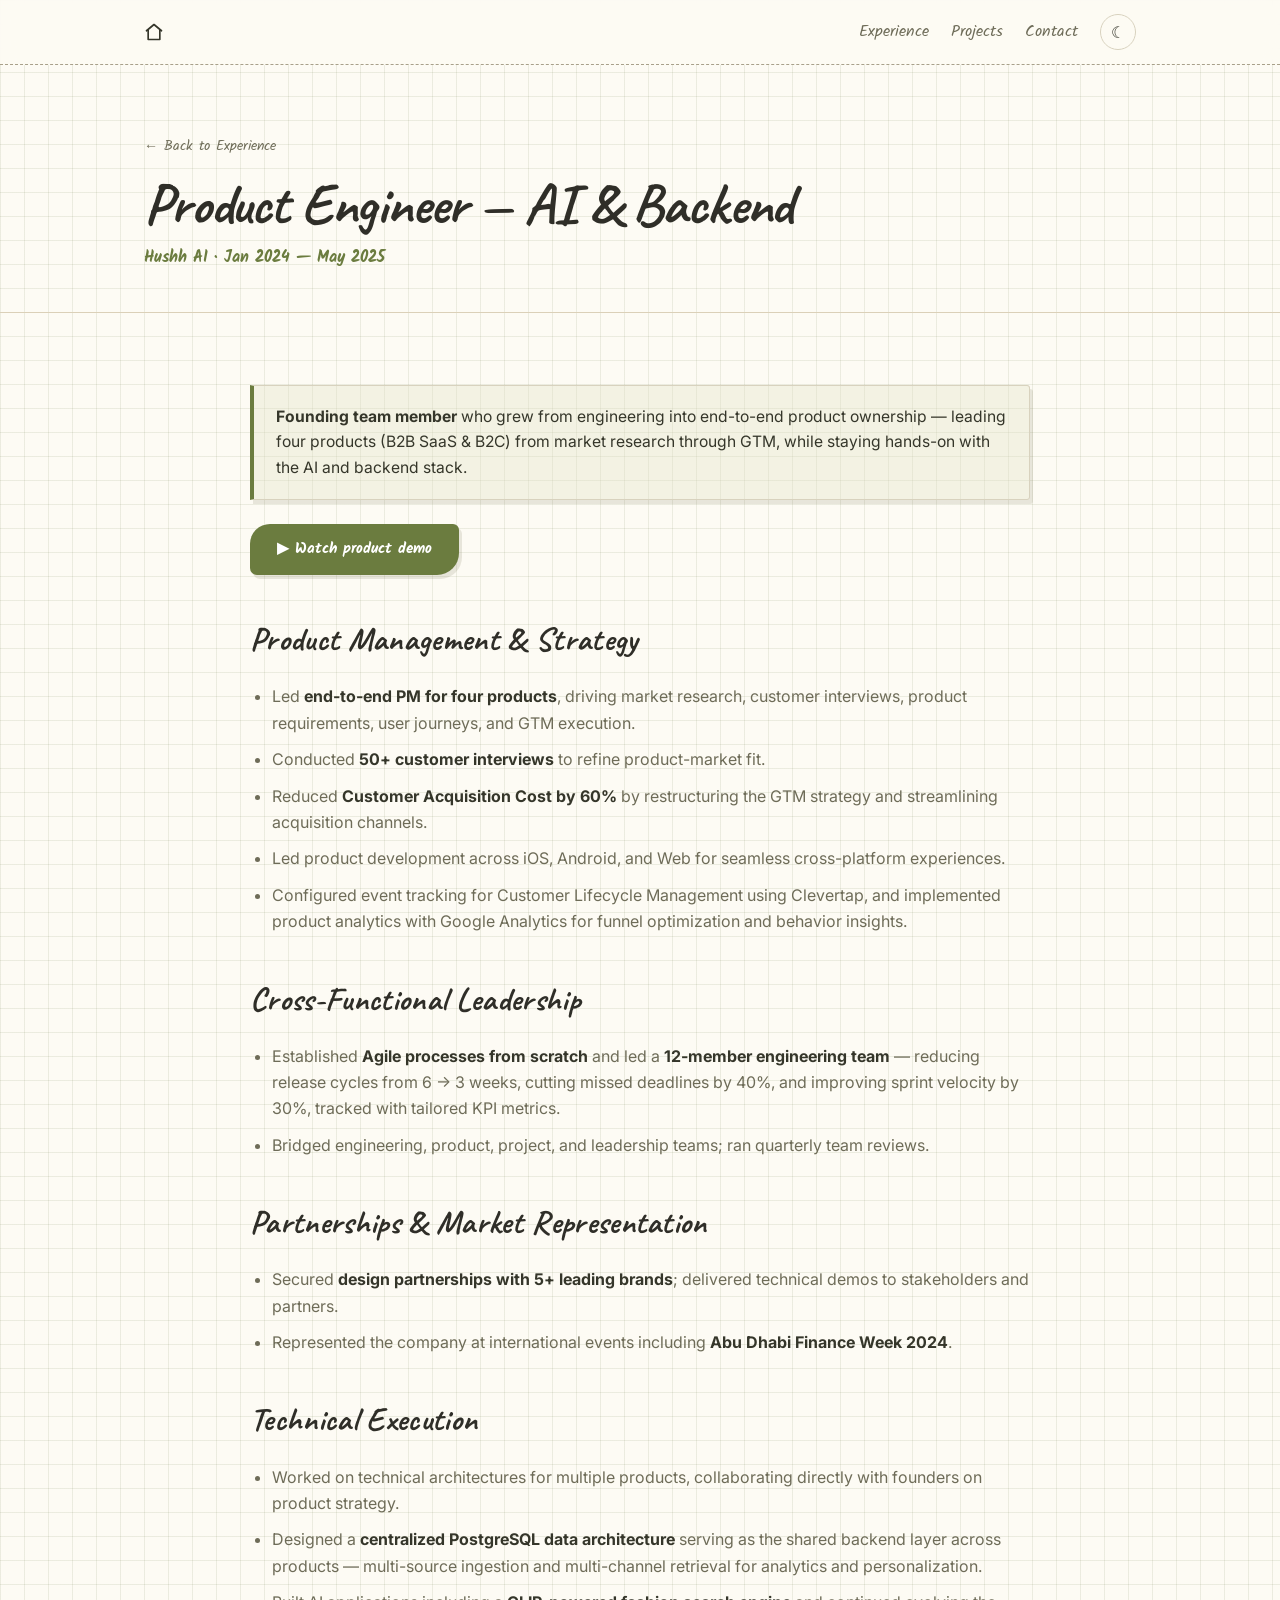
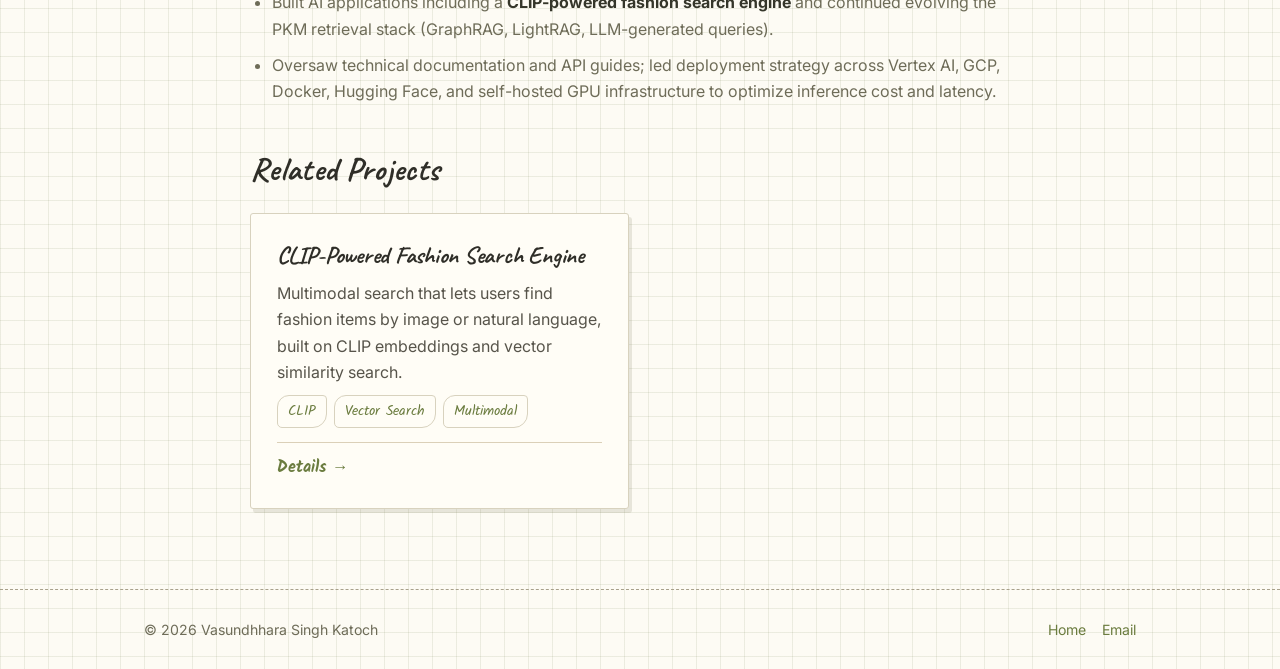
<file: experience/hushh-product.html>
<!DOCTYPE html>
<html lang="en">
<head>
<meta charset="UTF-8" />
<meta name="viewport" content="width=device-width, initial-scale=1" />
<title>Hushh AI (Product Engineer) — My Impact | Vasundhhara Singh Katoch</title>
<link href="https://fonts.googleapis.com/css2?family=Inter:wght@400;500;600;700;800&display=swap" rel="stylesheet" />
<link href="https://fonts.googleapis.com/css2?family=Caveat:wght@500;600;700&family=Kalam:wght@400;700&display=swap" rel="stylesheet" />
<link rel="stylesheet" href="../assets/style.css" />
<script src="../assets/theme.js"></script>
</head>
<body>

<nav class="nav">
  <div class="nav-inner">
    <a class="nav-logo" href="../index.html" aria-label="Home"><svg width="20" height="20" viewBox="0 0 24 24" fill="none" stroke="currentColor" stroke-width="2" stroke-linecap="round" stroke-linejoin="round" aria-hidden="true"><path d="M3 10.5 12 3l9 7.5"/><path d="M5 9.5V21h14V9.5"/></svg></a>
    <button class="nav-toggle" onclick="toggleNav()" aria-label="Open menu"><span></span><span></span><span></span></button>
    <div class="nav-links">
      <a href="../index.html#experience">Experience</a>
      <a href="../index.html#projects">Projects</a>
      <a href="../index.html#contact">Contact</a>
      <button class="theme-btn" onclick="toggleTheme()" aria-label="Toggle theme">☾</button>
    </div>
  </div>
</nav>

<header class="detail-header">
  <div class="container">
    <a class="crumb" href="../index.html#experience">← Back to Experience</a>
    <h1>Product Engineer — AI &amp; Backend</h1>
    <div class="meta"><a href="https://www.hushh.ai/" target="_blank" rel="noopener">Hushh AI</a> · Jan 2024 — May 2025</div>
  </div>
</header>

<div class="container detail-body">

  <div class="highlight-box">
    <p><strong>Founding team member</strong> who grew from engineering into end-to-end product ownership — leading four products (B2B SaaS &amp; B2C) from market research through GTM, while staying hands-on with the AI and backend stack.</p>
  </div>

  <p style="margin: 24px 0;"><a class="btn" href="https://youtu.be/k16zt1WSvnM?si=YPGe710M7wRe7h7h" target="_blank" rel="noopener">▶ Watch product demo</a></p>

  <h2>Product Management &amp; Strategy</h2>
  <ul>
    <li>Led <strong>end-to-end PM for four products</strong>, driving market research, customer interviews, product requirements, user journeys, and GTM execution.</li>
    <li>Conducted <strong>50+ customer interviews</strong> to refine product-market fit.</li>
    <li>Reduced <strong>Customer Acquisition Cost by 60%</strong> by restructuring the GTM strategy and streamlining acquisition channels.</li>
    <li>Led product development across iOS, Android, and Web for seamless cross-platform experiences.</li>
    <li>Configured event tracking for Customer Lifecycle Management using Clevertap, and implemented product analytics with Google Analytics for funnel optimization and behavior insights.</li>
  </ul>

  <h2>Cross-Functional Leadership</h2>
  <ul>
    <li>Established <strong>Agile processes from scratch</strong> and led a <strong>12-member engineering team</strong> — reducing release cycles from 6 → 3 weeks, cutting missed deadlines by 40%, and improving sprint velocity by 30%, tracked with tailored KPI metrics.</li>
    <li>Bridged engineering, product, project, and leadership teams; ran quarterly team reviews.</li>
  </ul>

  <h2>Partnerships &amp; Market Representation</h2>
  <ul>
    <li>Secured <strong>design partnerships with 5+ leading brands</strong>; delivered technical demos to stakeholders and partners.</li>
    <li>Represented the company at international events including <strong>Abu Dhabi Finance Week 2024</strong>.</li>
  </ul>

  <h2>Technical Execution</h2>
  <ul>
    <li>Worked on technical architectures for multiple products, collaborating directly with founders on product strategy.</li>
    <li>Designed a <strong>centralized PostgreSQL data architecture</strong> serving as the shared backend layer across products — multi-source ingestion and multi-channel retrieval for analytics and personalization.</li>
    <li>Built AI applications including a <strong>CLIP-powered fashion search engine</strong> and continued evolving the PKM retrieval stack (GraphRAG, LightRAG, LLM-generated queries).</li>
    <li>Oversaw technical documentation and API guides; led deployment strategy across Vertex AI, GCP, Docker, Hugging Face, and self-hosted GPU infrastructure to optimize inference cost and latency.</li>
  </ul>

  <h2>Related Projects</h2>
  <div class="card-grid">

    <div class="card">
      <h3>CLIP-Powered Fashion Search Engine</h3>
      <p>Multimodal search that lets users find fashion items by image or natural language, built on CLIP embeddings and vector similarity search.</p>
      <div class="tags"><span class="tag">CLIP</span><span class="tag">Vector Search</span><span class="tag">Multimodal</span></div>
      <div class="card-links"><a href="../projects/clip-fashion-search.html">Details →</a></div>
    </div>

  </div>

</div>

<footer>
  <div class="footer-inner">
    <span>© 2026 Vasundhhara Singh Katoch</span>
    <span><a href="../index.html">Home</a><a href="mailto:vasundhhara.katoch@gmail.com">Email</a></span>
  </div>
</footer>

</body>
</html>
</file>
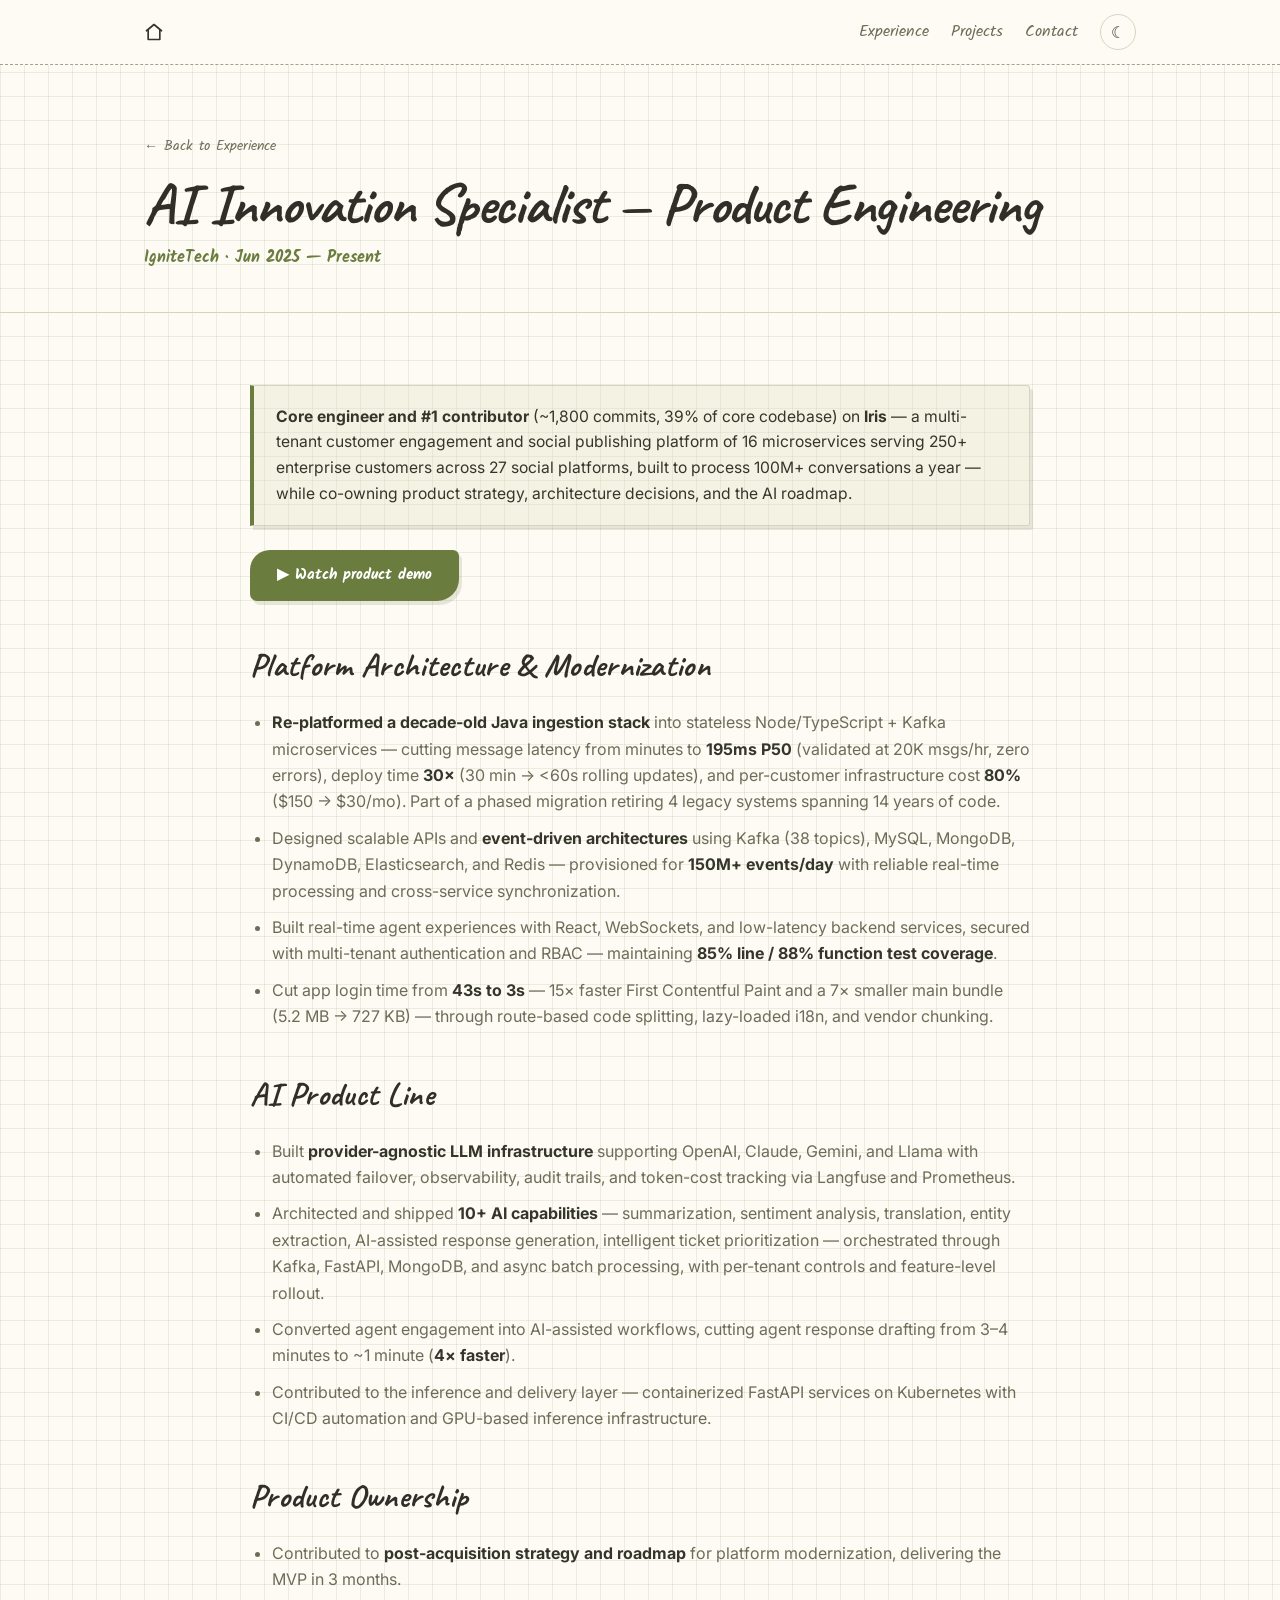
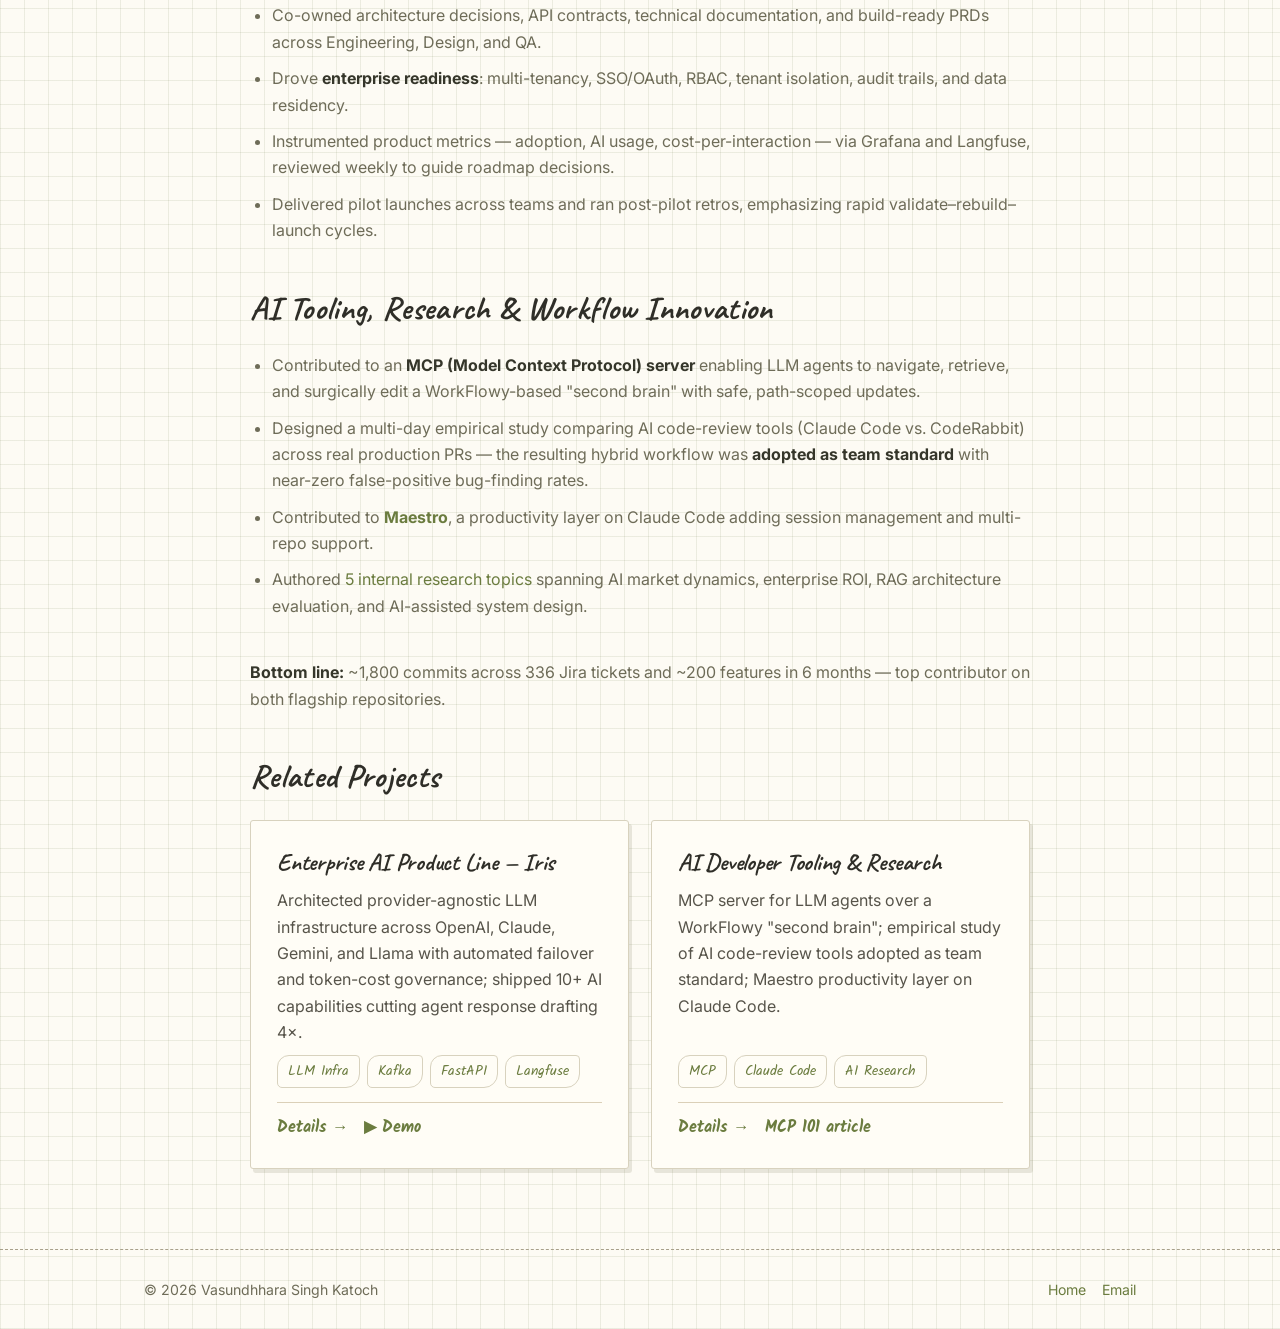
<file: experience/ignitetech.html>
<!DOCTYPE html>
<html lang="en">
<head>
<meta charset="UTF-8" />
<meta name="viewport" content="width=device-width, initial-scale=1" />
<title>IgniteTech — My Impact | Vasundhhara Singh Katoch</title>
<link href="https://fonts.googleapis.com/css2?family=Inter:wght@400;500;600;700;800&display=swap" rel="stylesheet" />
<link href="https://fonts.googleapis.com/css2?family=Caveat:wght@500;600;700&family=Kalam:wght@400;700&display=swap" rel="stylesheet" />
<link rel="stylesheet" href="../assets/style.css" />
<script src="../assets/theme.js"></script>
</head>
<body>

<nav class="nav">
  <div class="nav-inner">
    <a class="nav-logo" href="../index.html" aria-label="Home"><svg width="20" height="20" viewBox="0 0 24 24" fill="none" stroke="currentColor" stroke-width="2" stroke-linecap="round" stroke-linejoin="round" aria-hidden="true"><path d="M3 10.5 12 3l9 7.5"/><path d="M5 9.5V21h14V9.5"/></svg></a>
    <button class="nav-toggle" onclick="toggleNav()" aria-label="Open menu"><span></span><span></span><span></span></button>
    <div class="nav-links">
      <a href="../index.html#experience">Experience</a>
      <a href="../index.html#projects">Projects</a>
      <a href="../index.html#contact">Contact</a>
      <button class="theme-btn" onclick="toggleTheme()" aria-label="Toggle theme">☾</button>
    </div>
  </div>
</nav>

<header class="detail-header">
  <div class="container">
    <a class="crumb" href="../index.html#experience">← Back to Experience</a>
    <h1>AI Innovation Specialist — Product Engineering</h1>
    <div class="meta"><a href="https://ignitetech.ai/" target="_blank" rel="noopener">IgniteTech</a> · Jun 2025 — Present</div>
  </div>
</header>

<div class="container detail-body">

  <div class="highlight-box">
    <p><strong>Core engineer and #1 contributor</strong> (~1,800 commits, 39% of core codebase) on <strong>Iris</strong> — a multi-tenant customer engagement and social publishing platform of 16 microservices serving 250+ enterprise customers across 27 social platforms, built to process 100M+ conversations a year — while co-owning product strategy, architecture decisions, and the AI roadmap.</p>
  </div>

  <p style="margin: 24px 0;"><a class="btn" href="https://drive.google.com/file/d/1mK3At7hF_jBUteV7Ahee0qpq7UvLMhGt/view?usp=drive_link" target="_blank" rel="noopener">▶ Watch product demo</a></p>

  <h2>Platform Architecture &amp; Modernization</h2>
  <ul>
    <li><strong>Re-platformed a decade-old Java ingestion stack</strong> into stateless Node/TypeScript + Kafka microservices — cutting message latency from minutes to <strong>195ms P50</strong> (validated at 20K msgs/hr, zero errors), deploy time <strong>30×</strong> (30 min → &lt;60s rolling updates), and per-customer infrastructure cost <strong>80%</strong> ($150 → $30/mo). Part of a phased migration retiring 4 legacy systems spanning 14 years of code.</li>
    <li>Designed scalable APIs and <strong>event-driven architectures</strong> using Kafka (38 topics), MySQL, MongoDB, DynamoDB, Elasticsearch, and Redis — provisioned for <strong>150M+ events/day</strong> with reliable real-time processing and cross-service synchronization.</li>
    <li>Built real-time agent experiences with React, WebSockets, and low-latency backend services, secured with multi-tenant authentication and RBAC — maintaining <strong>85% line / 88% function test coverage</strong>.</li>
    <li>Cut app login time from <strong>43s to 3s</strong> — 15× faster First Contentful Paint and a 7× smaller main bundle (5.2 MB → 727 KB) — through route-based code splitting, lazy-loaded i18n, and vendor chunking.</li>
  </ul>

  <h2>AI Product Line</h2>
  <ul>
    <li>Built <strong>provider-agnostic LLM infrastructure</strong> supporting OpenAI, Claude, Gemini, and Llama with automated failover, observability, audit trails, and token-cost tracking via Langfuse and Prometheus.</li>
    <li>Architected and shipped <strong>10+ AI capabilities</strong> — summarization, sentiment analysis, translation, entity extraction, AI-assisted response generation, intelligent ticket prioritization — orchestrated through Kafka, FastAPI, MongoDB, and async batch processing, with per-tenant controls and feature-level rollout.</li>
    <li>Converted agent engagement into AI-assisted workflows, cutting agent response drafting from 3–4 minutes to ~1 minute (<strong>4× faster</strong>).</li>
    <li>Contributed to the inference and delivery layer — containerized FastAPI services on Kubernetes with CI/CD automation and GPU-based inference infrastructure.</li>
  </ul>

  <h2>Product Ownership</h2>
  <ul>
    <li>Contributed to <strong>post-acquisition strategy and roadmap</strong> for platform modernization, delivering the MVP in 3 months.</li>
    <li>Co-owned architecture decisions, API contracts, technical documentation, and build-ready PRDs across Engineering, Design, and QA.</li>
    <li>Drove <strong>enterprise readiness</strong>: multi-tenancy, SSO/OAuth, RBAC, tenant isolation, audit trails, and data residency.</li>
    <li>Instrumented product metrics — adoption, AI usage, cost-per-interaction — via Grafana and Langfuse, reviewed weekly to guide roadmap decisions.</li>
    <li>Delivered pilot launches across teams and ran post-pilot retros, emphasizing rapid validate–rebuild–launch cycles.</li>
  </ul>

  <h2>AI Tooling, Research &amp; Workflow Innovation</h2>
  <ul>
    <li>Contributed to an <strong>MCP (Model Context Protocol) server</strong> enabling LLM agents to navigate, retrieve, and surgically edit a WorkFlowy-based "second brain" with safe, path-scoped updates.</li>
    <li>Designed a multi-day empirical study comparing AI code-review tools (Claude Code vs. CodeRabbit) across real production PRs — the resulting hybrid workflow was <strong>adopted as team standard</strong> with near-zero false-positive bug-finding rates.</li>
    <li>Contributed to <strong><a href="https://www.linkedin.com/feed/update/urn:li:activity:7486059836946685952/" target="_blank" rel="noopener">Maestro</a></strong>, a productivity layer on Claude Code adding session management and multi-repo support.</li>
    <li>Authored <a href="https://app.notion.com/p/Second-Brain-3a98e9fc78e98041b795ec202689d3e8?source=copy_link" target="_blank" rel="noopener">5 internal research topics</a> spanning AI market dynamics, enterprise ROI, RAG architecture evaluation, and AI-assisted system design.</li>
  </ul>

  <p style="margin-top: 40px;"><strong>Bottom line:</strong> ~1,800 commits across 336 Jira tickets and ~200 features in 6 months — top contributor on both flagship repositories.</p>

  <h2>Related Projects</h2>
  <div class="card-grid">

    <div class="card">
      <h3>Enterprise AI Product Line — Iris</h3>
      <p>Architected provider-agnostic LLM infrastructure across OpenAI, Claude, Gemini, and Llama with automated failover and token-cost governance; shipped 10+ AI capabilities cutting agent response drafting 4×.</p>
      <div class="tags"><span class="tag">LLM Infra</span><span class="tag">Kafka</span><span class="tag">FastAPI</span><span class="tag">Langfuse</span></div>
      <div class="card-links"><a href="../projects/iris-ai-platform.html">Details →</a><a href="https://drive.google.com/file/d/1mK3At7hF_jBUteV7Ahee0qpq7UvLMhGt/view?usp=drive_link" target="_blank" rel="noopener">▶ Demo</a></div>
    </div>

    <div class="card">
      <h3>AI Developer Tooling &amp; Research</h3>
      <p>MCP server for LLM agents over a WorkFlowy "second brain"; empirical study of AI code-review tools adopted as team standard; Maestro productivity layer on Claude Code.</p>
      <div class="tags"><span class="tag">MCP</span><span class="tag">Claude Code</span><span class="tag">AI Research</span></div>
      <div class="card-links"><a href="../projects/ai-tooling.html">Details →</a><a href="https://medium.com/@vasundhhara-katoch/mcp-101-answers-to-all-the-questions-you-were-too-afraid-to-ask-21a3caa5ff46" target="_blank" rel="noopener">MCP 101 article</a></div>
    </div>

  </div>

</div>

<footer>
  <div class="footer-inner">
    <span>© 2026 Vasundhhara Singh Katoch</span>
    <span><a href="../index.html">Home</a><a href="mailto:vasundhhara.katoch@gmail.com">Email</a></span>
  </div>
</footer>

</body>
</html>
</file>
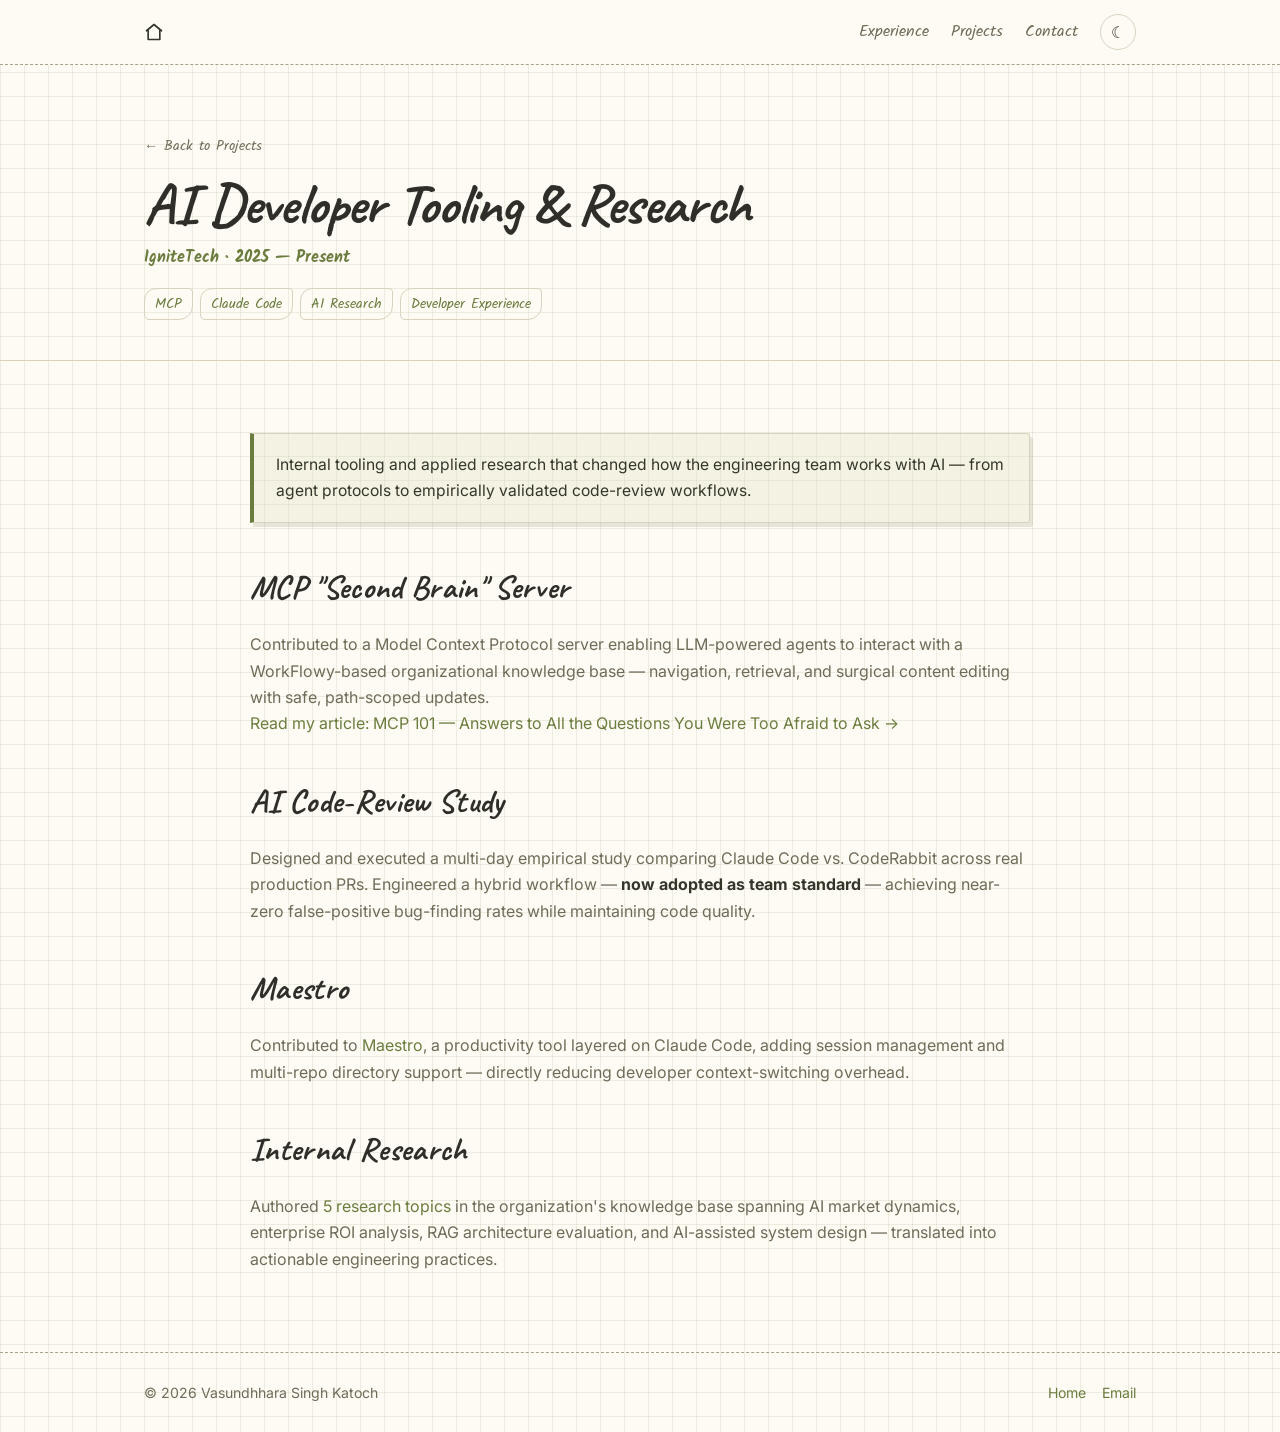
<file: projects/ai-tooling.html>
<!DOCTYPE html>
<html lang="en">
<head>
<meta charset="UTF-8" />
<meta name="viewport" content="width=device-width, initial-scale=1" />
<title>AI Developer Tooling &amp; Research | Vasundhhara Singh Katoch</title>
<link href="https://fonts.googleapis.com/css2?family=Inter:wght@400;500;600;700;800&display=swap" rel="stylesheet" />
<link href="https://fonts.googleapis.com/css2?family=Caveat:wght@500;600;700&family=Kalam:wght@400;700&display=swap" rel="stylesheet" />
<link rel="stylesheet" href="../assets/style.css" />
<script src="../assets/theme.js"></script>
</head>
<body>
<nav class="nav">
  <div class="nav-inner">
    <a class="nav-logo" href="../index.html" aria-label="Home"><svg width="20" height="20" viewBox="0 0 24 24" fill="none" stroke="currentColor" stroke-width="2" stroke-linecap="round" stroke-linejoin="round" aria-hidden="true"><path d="M3 10.5 12 3l9 7.5"/><path d="M5 9.5V21h14V9.5"/></svg></a>
    <button class="nav-toggle" onclick="toggleNav()" aria-label="Open menu"><span></span><span></span><span></span></button>
    <div class="nav-links">
      <a href="../index.html#experience">Experience</a>
      <a href="../index.html#projects">Projects</a>
      <a href="../index.html#contact">Contact</a>
      <button class="theme-btn" onclick="toggleTheme()" aria-label="Toggle theme">&#9790;</button>
    </div>
  </div>
</nav>
<header class="detail-header">
  <div class="container">
    <a class="crumb" href="../index.html#projects">&larr; Back to Projects</a>
    <h1>AI Developer Tooling &amp; Research</h1>
    <div class="meta">IgniteTech · 2025 — Present</div>
    <div class="tags" style="margin-top:16px;"><span class="tag">MCP</span><span class="tag">Claude Code</span><span class="tag">AI Research</span><span class="tag">Developer Experience</span></div>
  </div>
</header>
<div class="container detail-body">

<div class="highlight-box"><p>Internal tooling and applied research that changed how the engineering team works with AI — from agent protocols to empirically validated code-review workflows.</p></div>
<h2>MCP "Second Brain" Server</h2>
<p>Contributed to a Model Context Protocol server enabling LLM-powered agents to interact with a WorkFlowy-based organizational knowledge base — navigation, retrieval, and surgical content editing with safe, path-scoped updates.</p>
<p><a href="https://medium.com/@vasundhhara-katoch/mcp-101-answers-to-all-the-questions-you-were-too-afraid-to-ask-21a3caa5ff46" target="_blank" rel="noopener">Read my article: MCP 101 — Answers to All the Questions You Were Too Afraid to Ask →</a></p>
<h2>AI Code-Review Study</h2>
<p>Designed and executed a multi-day empirical study comparing Claude Code vs. CodeRabbit across real production PRs. Engineered a hybrid workflow — <strong>now adopted as team standard</strong> — achieving near-zero false-positive bug-finding rates while maintaining code quality.</p>
<h2>Maestro</h2>
<p>Contributed to <a href="https://www.linkedin.com/feed/update/urn:li:activity:7486059836946685952/" target="_blank" rel="noopener">Maestro</a>, a productivity tool layered on Claude Code, adding session management and multi-repo directory support — directly reducing developer context-switching overhead.</p>
<h2>Internal Research</h2>
<p>Authored <a href="https://app.notion.com/p/Second-Brain-3a98e9fc78e98041b795ec202689d3e8?source=copy_link" target="_blank" rel="noopener">5 research topics</a> in the organization's knowledge base spanning AI market dynamics, enterprise ROI analysis, RAG architecture evaluation, and AI-assisted system design — translated into actionable engineering practices.</p>

</div>
<footer>
  <div class="footer-inner">
    <span>&copy; 2026 Vasundhhara Singh Katoch</span>
    <span><a href="../index.html">Home</a><a href="mailto:vasundhhara.katoch@gmail.com">Email</a></span>
  </div>
</footer>
</body>
</html>
</file>
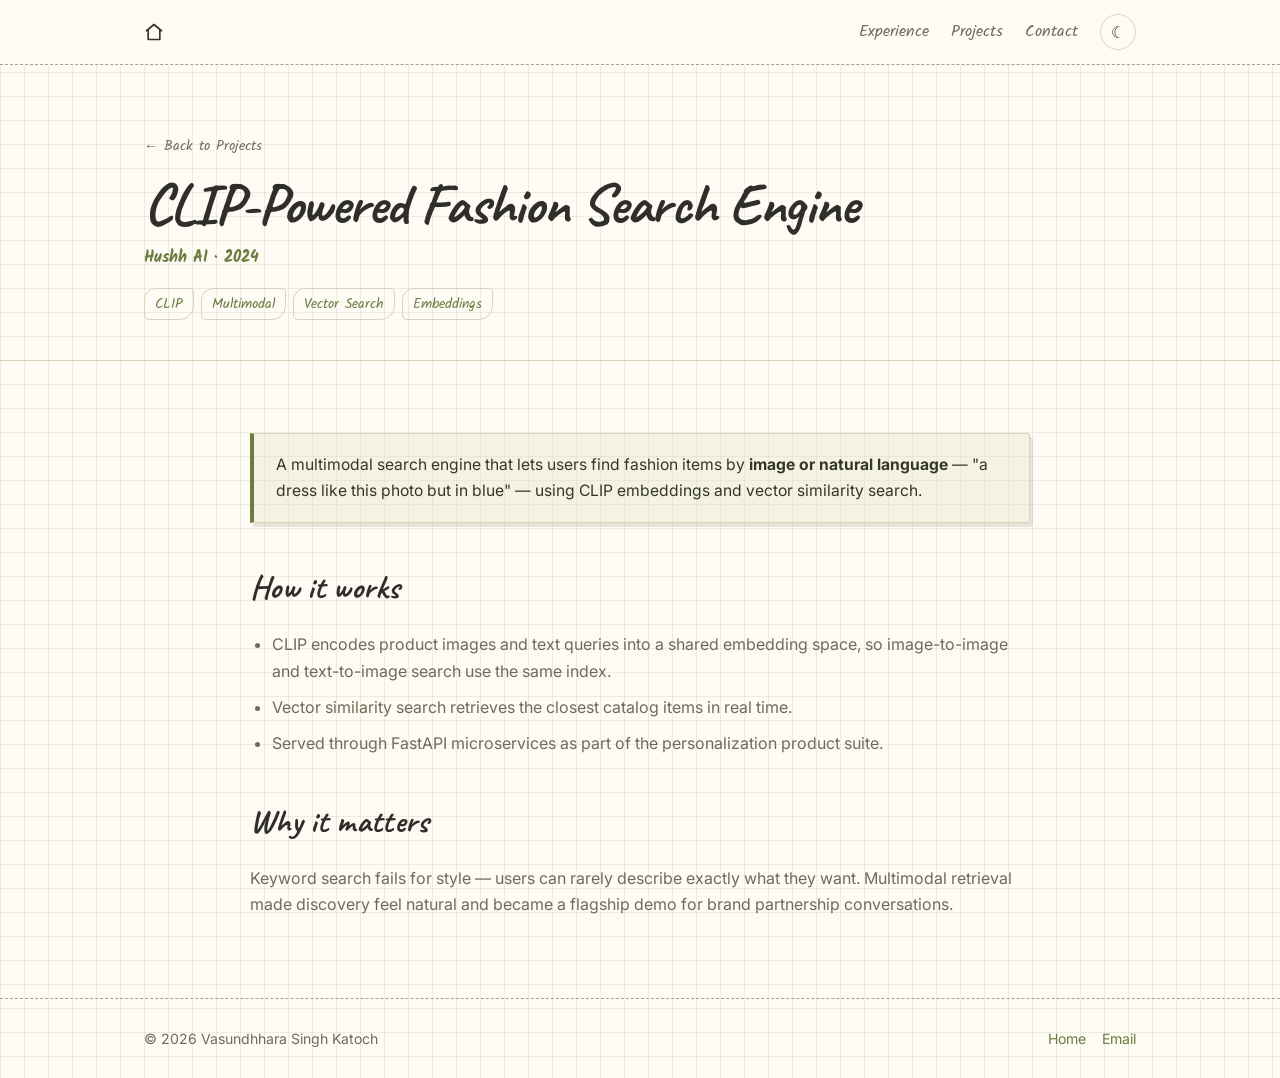
<file: projects/clip-fashion-search.html>
<!DOCTYPE html>
<html lang="en">
<head>
<meta charset="UTF-8" />
<meta name="viewport" content="width=device-width, initial-scale=1" />
<title>CLIP-Powered Fashion Search Engine | Vasundhhara Singh Katoch</title>
<link href="https://fonts.googleapis.com/css2?family=Inter:wght@400;500;600;700;800&display=swap" rel="stylesheet" />
<link href="https://fonts.googleapis.com/css2?family=Caveat:wght@500;600;700&family=Kalam:wght@400;700&display=swap" rel="stylesheet" />
<link rel="stylesheet" href="../assets/style.css" />
<script src="../assets/theme.js"></script>
</head>
<body>
<nav class="nav">
  <div class="nav-inner">
    <a class="nav-logo" href="../index.html" aria-label="Home"><svg width="20" height="20" viewBox="0 0 24 24" fill="none" stroke="currentColor" stroke-width="2" stroke-linecap="round" stroke-linejoin="round" aria-hidden="true"><path d="M3 10.5 12 3l9 7.5"/><path d="M5 9.5V21h14V9.5"/></svg></a>
    <button class="nav-toggle" onclick="toggleNav()" aria-label="Open menu"><span></span><span></span><span></span></button>
    <div class="nav-links">
      <a href="../index.html#experience">Experience</a>
      <a href="../index.html#projects">Projects</a>
      <a href="../index.html#contact">Contact</a>
      <button class="theme-btn" onclick="toggleTheme()" aria-label="Toggle theme">&#9790;</button>
    </div>
  </div>
</nav>
<header class="detail-header">
  <div class="container">
    <a class="crumb" href="../index.html#projects">&larr; Back to Projects</a>
    <h1>CLIP-Powered Fashion Search Engine</h1>
    <div class="meta">Hushh AI · 2024</div>
    <div class="tags" style="margin-top:16px;"><span class="tag">CLIP</span><span class="tag">Multimodal</span><span class="tag">Vector Search</span><span class="tag">Embeddings</span></div>
  </div>
</header>
<div class="container detail-body">

<div class="highlight-box"><p>A multimodal search engine that lets users find fashion items by <strong>image or natural language</strong> — "a dress like this photo but in blue" — using CLIP embeddings and vector similarity search.</p></div>
<h2>How it works</h2>
<ul>
<li>CLIP encodes product images and text queries into a shared embedding space, so image-to-image and text-to-image search use the same index.</li>
<li>Vector similarity search retrieves the closest catalog items in real time.</li>
<li>Served through FastAPI microservices as part of the personalization product suite.</li>
</ul>
<h2>Why it matters</h2>
<p>Keyword search fails for style — users can rarely describe exactly what they want. Multimodal retrieval made discovery feel natural and became a flagship demo for brand partnership conversations.</p>

</div>
<footer>
  <div class="footer-inner">
    <span>&copy; 2026 Vasundhhara Singh Katoch</span>
    <span><a href="../index.html">Home</a><a href="mailto:vasundhhara.katoch@gmail.com">Email</a></span>
  </div>
</footer>
</body>
</html>
</file>
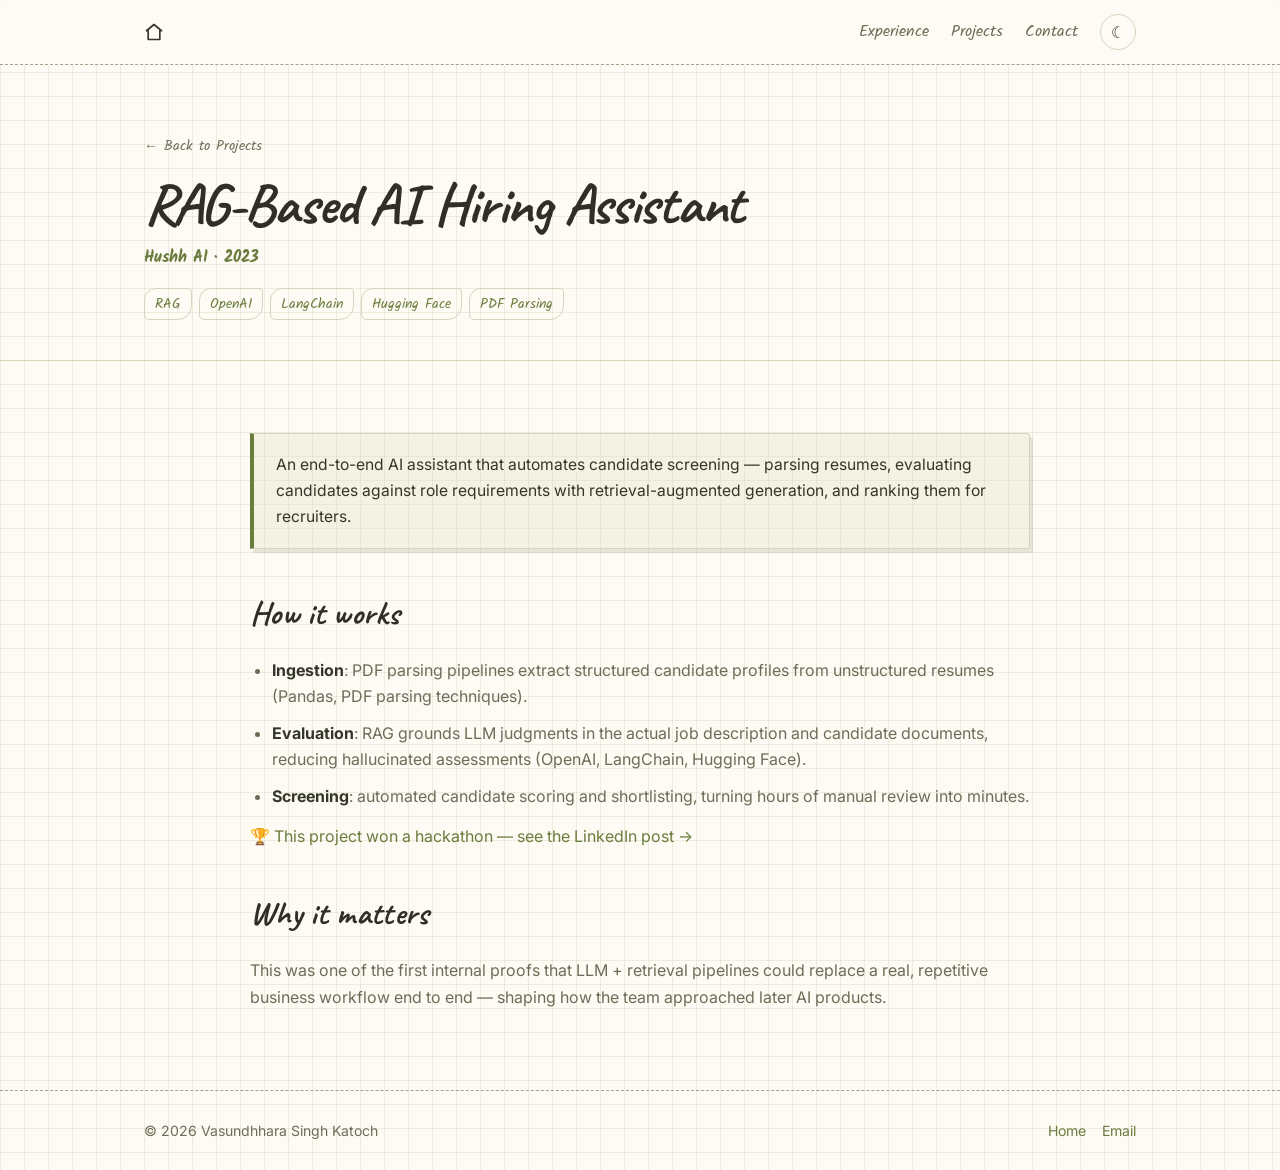
<file: projects/hiring-assistant.html>
<!DOCTYPE html>
<html lang="en">
<head>
<meta charset="UTF-8" />
<meta name="viewport" content="width=device-width, initial-scale=1" />
<title>RAG-Based AI Hiring Assistant | Vasundhhara Singh Katoch</title>
<link href="https://fonts.googleapis.com/css2?family=Inter:wght@400;500;600;700;800&display=swap" rel="stylesheet" />
<link href="https://fonts.googleapis.com/css2?family=Caveat:wght@500;600;700&family=Kalam:wght@400;700&display=swap" rel="stylesheet" />
<link rel="stylesheet" href="../assets/style.css" />
<script src="../assets/theme.js"></script>
</head>
<body>
<nav class="nav">
  <div class="nav-inner">
    <a class="nav-logo" href="../index.html" aria-label="Home"><svg width="20" height="20" viewBox="0 0 24 24" fill="none" stroke="currentColor" stroke-width="2" stroke-linecap="round" stroke-linejoin="round" aria-hidden="true"><path d="M3 10.5 12 3l9 7.5"/><path d="M5 9.5V21h14V9.5"/></svg></a>
    <button class="nav-toggle" onclick="toggleNav()" aria-label="Open menu"><span></span><span></span><span></span></button>
    <div class="nav-links">
      <a href="../index.html#experience">Experience</a>
      <a href="../index.html#projects">Projects</a>
      <a href="../index.html#contact">Contact</a>
      <button class="theme-btn" onclick="toggleTheme()" aria-label="Toggle theme">&#9790;</button>
    </div>
  </div>
</nav>
<header class="detail-header">
  <div class="container">
    <a class="crumb" href="../index.html#projects">&larr; Back to Projects</a>
    <h1>RAG-Based AI Hiring Assistant</h1>
    <div class="meta">Hushh AI · 2023</div>
    <div class="tags" style="margin-top:16px;"><span class="tag">RAG</span><span class="tag">OpenAI</span><span class="tag">LangChain</span><span class="tag">Hugging Face</span><span class="tag">PDF Parsing</span></div>
  </div>
</header>
<div class="container detail-body">

<div class="highlight-box"><p>An end-to-end AI assistant that automates candidate screening — parsing resumes, evaluating candidates against role requirements with retrieval-augmented generation, and ranking them for recruiters.</p></div>
<h2>How it works</h2>
<ul>
<li><strong>Ingestion</strong>: PDF parsing pipelines extract structured candidate profiles from unstructured resumes (Pandas, PDF parsing techniques).</li>
<li><strong>Evaluation</strong>: RAG grounds LLM judgments in the actual job description and candidate documents, reducing hallucinated assessments (OpenAI, LangChain, Hugging Face).</li>
<li><strong>Screening</strong>: automated candidate scoring and shortlisting, turning hours of manual review into minutes.</li>
</ul>
<p><a href="https://www.linkedin.com/posts/azeebneuron_hackathonwin-firsthackathon-teamwork-activity-7208760788394602497-E2F9?utm_source=share&utm_medium=member_desktop&rcm=ACoAACgWQ7YBfEM2SVTYWHFhkUo9qKfVu4Ybluo" target="_blank" rel="noopener">🏆 This project won a hackathon — see the LinkedIn post →</a></p>
<h2>Why it matters</h2>
<p>This was one of the first internal proofs that LLM + retrieval pipelines could replace a real, repetitive business workflow end to end — shaping how the team approached later AI products.</p>

</div>
<footer>
  <div class="footer-inner">
    <span>&copy; 2026 Vasundhhara Singh Katoch</span>
    <span><a href="../index.html">Home</a><a href="mailto:vasundhhara.katoch@gmail.com">Email</a></span>
  </div>
</footer>
</body>
</html>
</file>
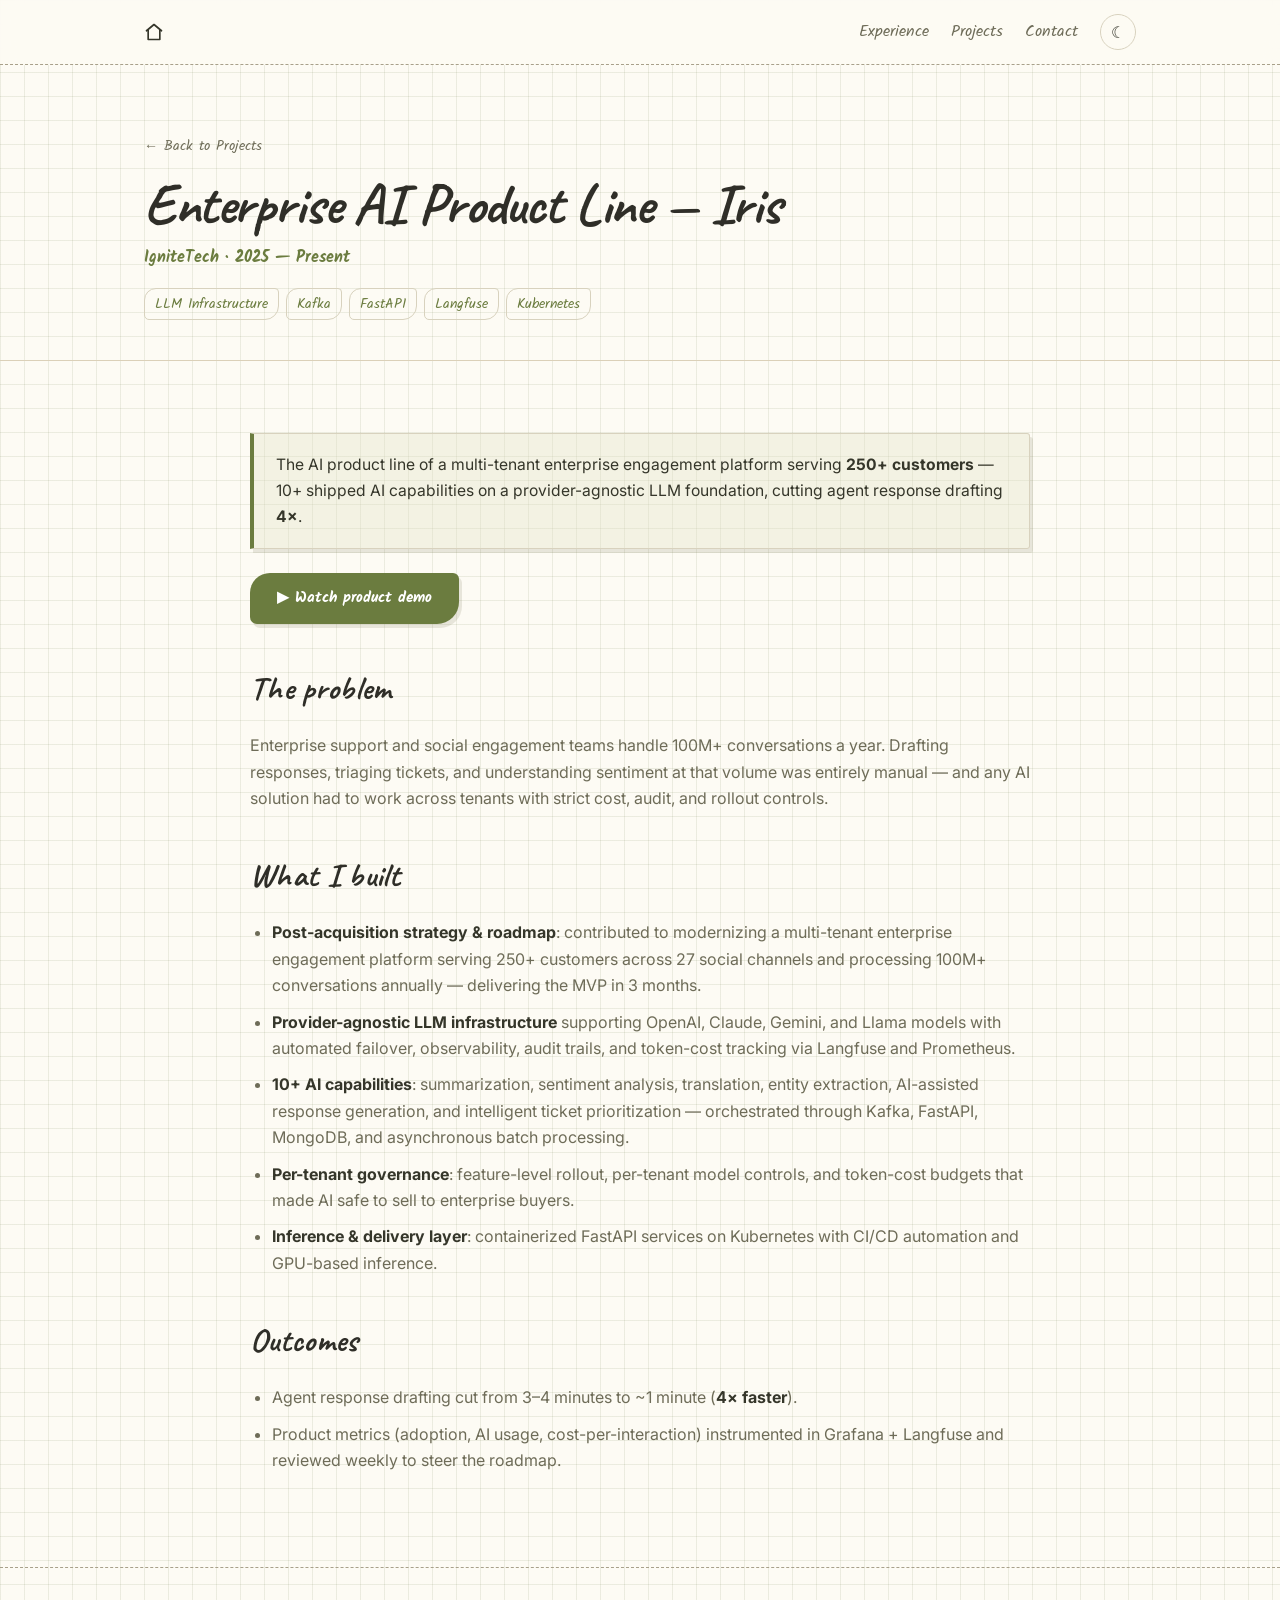
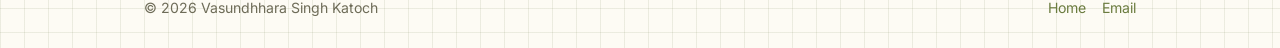
<file: projects/iris-ai-platform.html>
<!DOCTYPE html>
<html lang="en">
<head>
<meta charset="UTF-8" />
<meta name="viewport" content="width=device-width, initial-scale=1" />
<title>Enterprise AI Product Line — Iris | Vasundhhara Singh Katoch</title>
<link href="https://fonts.googleapis.com/css2?family=Inter:wght@400;500;600;700;800&display=swap" rel="stylesheet" />
<link href="https://fonts.googleapis.com/css2?family=Caveat:wght@500;600;700&family=Kalam:wght@400;700&display=swap" rel="stylesheet" />
<link rel="stylesheet" href="../assets/style.css" />
<script src="../assets/theme.js"></script>
</head>
<body>
<nav class="nav">
  <div class="nav-inner">
    <a class="nav-logo" href="../index.html" aria-label="Home"><svg width="20" height="20" viewBox="0 0 24 24" fill="none" stroke="currentColor" stroke-width="2" stroke-linecap="round" stroke-linejoin="round" aria-hidden="true"><path d="M3 10.5 12 3l9 7.5"/><path d="M5 9.5V21h14V9.5"/></svg></a>
    <button class="nav-toggle" onclick="toggleNav()" aria-label="Open menu"><span></span><span></span><span></span></button>
    <div class="nav-links">
      <a href="../index.html#experience">Experience</a>
      <a href="../index.html#projects">Projects</a>
      <a href="../index.html#contact">Contact</a>
      <button class="theme-btn" onclick="toggleTheme()" aria-label="Toggle theme">&#9790;</button>
    </div>
  </div>
</nav>
<header class="detail-header">
  <div class="container">
    <a class="crumb" href="../index.html#projects">&larr; Back to Projects</a>
    <h1>Enterprise AI Product Line — Iris</h1>
    <div class="meta">IgniteTech · 2025 — Present</div>
    <div class="tags" style="margin-top:16px;"><span class="tag">LLM Infrastructure</span><span class="tag">Kafka</span><span class="tag">FastAPI</span><span class="tag">Langfuse</span><span class="tag">Kubernetes</span></div>
  </div>
</header>
<div class="container detail-body">

<div class="highlight-box"><p>The AI product line of a multi-tenant enterprise engagement platform serving <strong>250+ customers</strong> — 10+ shipped AI capabilities on a provider-agnostic LLM foundation, cutting agent response drafting <strong>4×</strong>.</p></div>
<p style="margin:20px 0;"><a class="btn" href="https://drive.google.com/file/d/1mK3At7hF_jBUteV7Ahee0qpq7UvLMhGt/view?usp=drive_link" target="_blank" rel="noopener">▶ Watch product demo</a></p>
<h2>The problem</h2>
<p>Enterprise support and social engagement teams handle 100M+ conversations a year. Drafting responses, triaging tickets, and understanding sentiment at that volume was entirely manual — and any AI solution had to work across tenants with strict cost, audit, and rollout controls.</p>
<h2>What I built</h2>
<ul>
<li><strong>Post-acquisition strategy &amp; roadmap</strong>: contributed to modernizing a multi-tenant enterprise engagement platform serving 250+ customers across 27 social channels and processing 100M+ conversations annually — delivering the MVP in 3 months.</li>
<li><strong>Provider-agnostic LLM infrastructure</strong> supporting OpenAI, Claude, Gemini, and Llama models with automated failover, observability, audit trails, and token-cost tracking via Langfuse and Prometheus.</li>
<li><strong>10+ AI capabilities</strong>: summarization, sentiment analysis, translation, entity extraction, AI-assisted response generation, and intelligent ticket prioritization — orchestrated through Kafka, FastAPI, MongoDB, and asynchronous batch processing.</li>
<li><strong>Per-tenant governance</strong>: feature-level rollout, per-tenant model controls, and token-cost budgets that made AI safe to sell to enterprise buyers.</li>
<li><strong>Inference &amp; delivery layer</strong>: containerized FastAPI services on Kubernetes with CI/CD automation and GPU-based inference.</li>
</ul>
<h2>Outcomes</h2>
<ul>
<li>Agent response drafting cut from 3–4 minutes to ~1 minute (<strong>4× faster</strong>).</li>
<li>Product metrics (adoption, AI usage, cost-per-interaction) instrumented in Grafana + Langfuse and reviewed weekly to steer the roadmap.</li>
</ul>

</div>
<footer>
  <div class="footer-inner">
    <span>&copy; 2026 Vasundhhara Singh Katoch</span>
    <span><a href="../index.html">Home</a><a href="mailto:vasundhhara.katoch@gmail.com">Email</a></span>
  </div>
</footer>
</body>
</html>
</file>
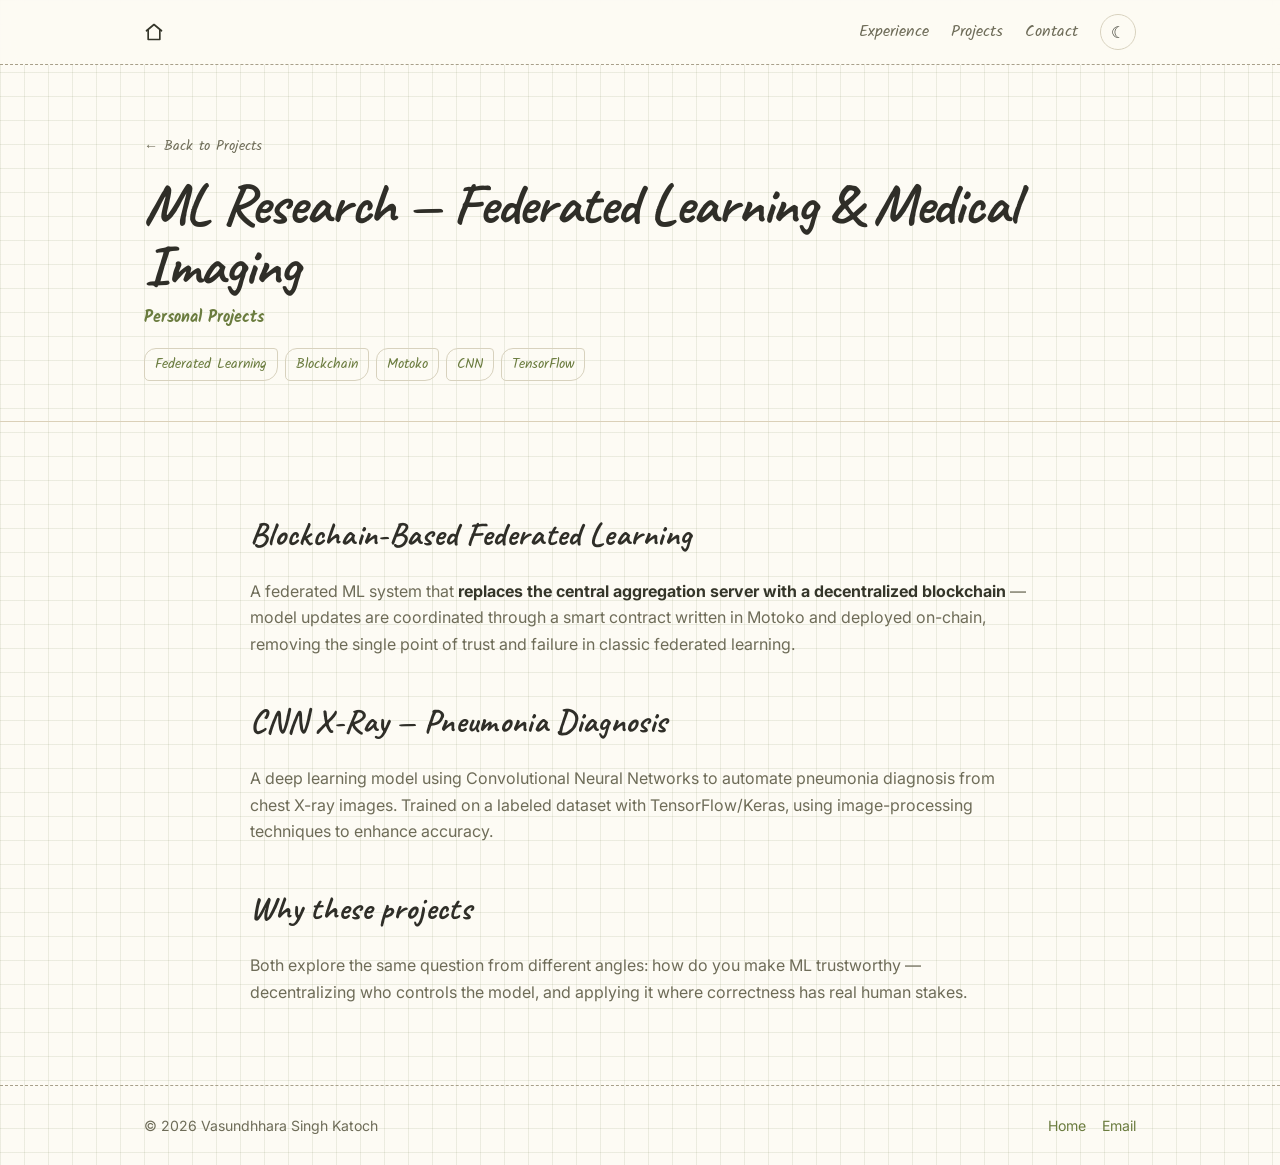
<file: projects/ml-research.html>
<!DOCTYPE html>
<html lang="en">
<head>
<meta charset="UTF-8" />
<meta name="viewport" content="width=device-width, initial-scale=1" />
<title>ML Research — Federated Learning &amp; Medical Imaging | Vasundhhara Singh Katoch</title>
<link href="https://fonts.googleapis.com/css2?family=Inter:wght@400;500;600;700;800&display=swap" rel="stylesheet" />
<link href="https://fonts.googleapis.com/css2?family=Caveat:wght@500;600;700&family=Kalam:wght@400;700&display=swap" rel="stylesheet" />
<link rel="stylesheet" href="../assets/style.css" />
<script src="../assets/theme.js"></script>
</head>
<body>
<nav class="nav">
  <div class="nav-inner">
    <a class="nav-logo" href="../index.html" aria-label="Home"><svg width="20" height="20" viewBox="0 0 24 24" fill="none" stroke="currentColor" stroke-width="2" stroke-linecap="round" stroke-linejoin="round" aria-hidden="true"><path d="M3 10.5 12 3l9 7.5"/><path d="M5 9.5V21h14V9.5"/></svg></a>
    <button class="nav-toggle" onclick="toggleNav()" aria-label="Open menu"><span></span><span></span><span></span></button>
    <div class="nav-links">
      <a href="../index.html#experience">Experience</a>
      <a href="../index.html#projects">Projects</a>
      <a href="../index.html#contact">Contact</a>
      <button class="theme-btn" onclick="toggleTheme()" aria-label="Toggle theme">&#9790;</button>
    </div>
  </div>
</nav>
<header class="detail-header">
  <div class="container">
    <a class="crumb" href="../index.html#projects">&larr; Back to Projects</a>
    <h1>ML Research — Federated Learning &amp; Medical Imaging</h1>
    <div class="meta">Personal Projects</div>
    <div class="tags" style="margin-top:16px;"><span class="tag">Federated Learning</span><span class="tag">Blockchain</span><span class="tag">Motoko</span><span class="tag">CNN</span><span class="tag">TensorFlow</span></div>
  </div>
</header>
<div class="container detail-body">

<h2>Blockchain-Based Federated Learning</h2>
<p>A federated ML system that <strong>replaces the central aggregation server with a decentralized blockchain</strong> — model updates are coordinated through a smart contract written in Motoko and deployed on-chain, removing the single point of trust and failure in classic federated learning.</p>
<h2>CNN X-Ray — Pneumonia Diagnosis</h2>
<p>A deep learning model using Convolutional Neural Networks to automate pneumonia diagnosis from chest X-ray images. Trained on a labeled dataset with TensorFlow/Keras, using image-processing techniques to enhance accuracy.</p>
<h2>Why these projects</h2>
<p>Both explore the same question from different angles: how do you make ML trustworthy — decentralizing who controls the model, and applying it where correctness has real human stakes.</p>

</div>
<footer>
  <div class="footer-inner">
    <span>&copy; 2026 Vasundhhara Singh Katoch</span>
    <span><a href="../index.html">Home</a><a href="mailto:vasundhhara.katoch@gmail.com">Email</a></span>
  </div>
</footer>
</body>
</html>
</file>
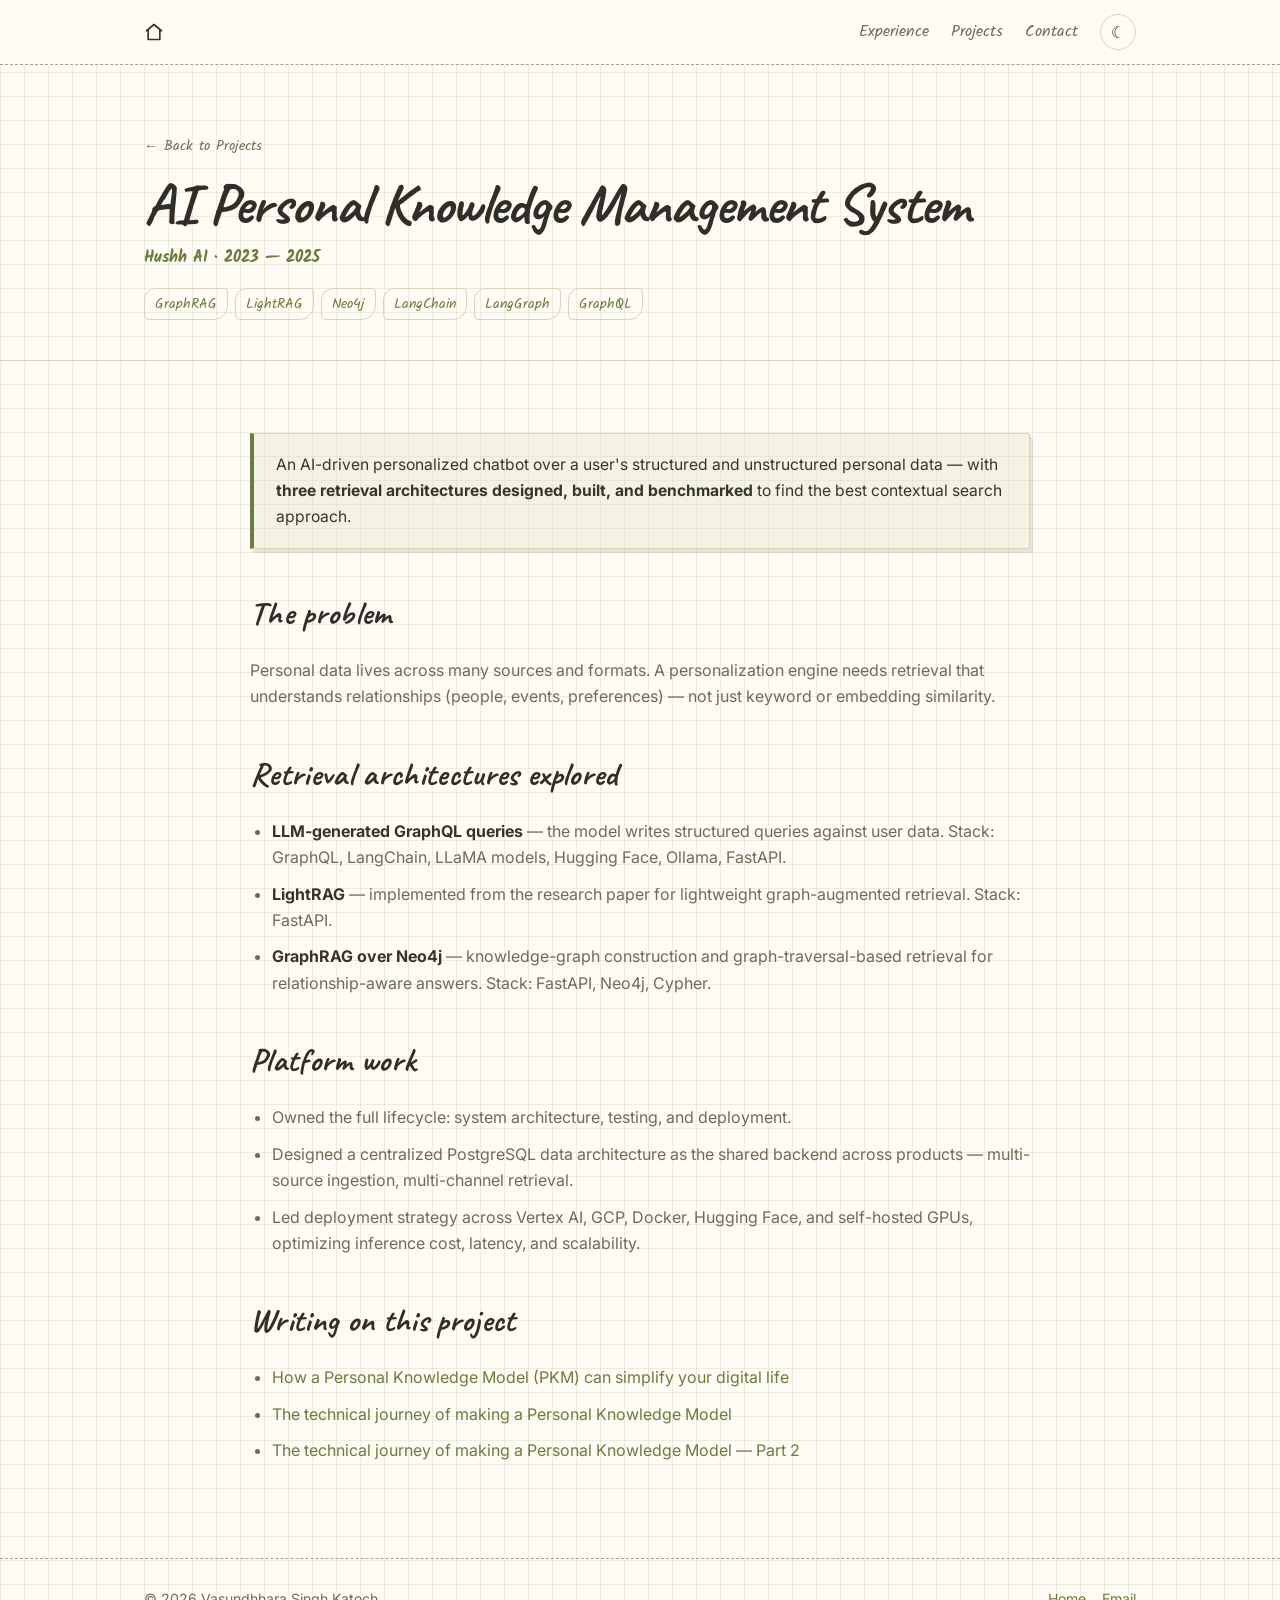
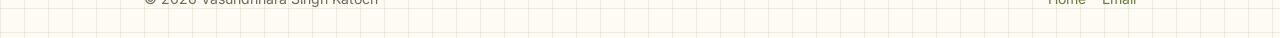
<file: projects/pkm-graphrag.html>
<!DOCTYPE html>
<html lang="en">
<head>
<meta charset="UTF-8" />
<meta name="viewport" content="width=device-width, initial-scale=1" />
<title>AI Personal Knowledge Management System | Vasundhhara Singh Katoch</title>
<link href="https://fonts.googleapis.com/css2?family=Inter:wght@400;500;600;700;800&display=swap" rel="stylesheet" />
<link href="https://fonts.googleapis.com/css2?family=Caveat:wght@500;600;700&family=Kalam:wght@400;700&display=swap" rel="stylesheet" />
<link rel="stylesheet" href="../assets/style.css" />
<script src="../assets/theme.js"></script>
</head>
<body>
<nav class="nav">
  <div class="nav-inner">
    <a class="nav-logo" href="../index.html" aria-label="Home"><svg width="20" height="20" viewBox="0 0 24 24" fill="none" stroke="currentColor" stroke-width="2" stroke-linecap="round" stroke-linejoin="round" aria-hidden="true"><path d="M3 10.5 12 3l9 7.5"/><path d="M5 9.5V21h14V9.5"/></svg></a>
    <button class="nav-toggle" onclick="toggleNav()" aria-label="Open menu"><span></span><span></span><span></span></button>
    <div class="nav-links">
      <a href="../index.html#experience">Experience</a>
      <a href="../index.html#projects">Projects</a>
      <a href="../index.html#contact">Contact</a>
      <button class="theme-btn" onclick="toggleTheme()" aria-label="Toggle theme">&#9790;</button>
    </div>
  </div>
</nav>
<header class="detail-header">
  <div class="container">
    <a class="crumb" href="../index.html#projects">&larr; Back to Projects</a>
    <h1>AI Personal Knowledge Management System</h1>
    <div class="meta">Hushh AI · 2023 — 2025</div>
    <div class="tags" style="margin-top:16px;"><span class="tag">GraphRAG</span><span class="tag">LightRAG</span><span class="tag">Neo4j</span><span class="tag">LangChain</span><span class="tag">LangGraph</span><span class="tag">GraphQL</span></div>
  </div>
</header>
<div class="container detail-body">

<div class="highlight-box"><p>An AI-driven personalized chatbot over a user's structured and unstructured personal data — with <strong>three retrieval architectures designed, built, and benchmarked</strong> to find the best contextual search approach.</p></div>
<h2>The problem</h2>
<p>Personal data lives across many sources and formats. A personalization engine needs retrieval that understands relationships (people, events, preferences) — not just keyword or embedding similarity.</p>
<h2>Retrieval architectures explored</h2>
<ul>
<li><strong>LLM-generated GraphQL queries</strong> — the model writes structured queries against user data. Stack: GraphQL, LangChain, LLaMA models, Hugging Face, Ollama, FastAPI.</li>
<li><strong>LightRAG</strong> — implemented from the research paper for lightweight graph-augmented retrieval. Stack: FastAPI.</li>
<li><strong>GraphRAG over Neo4j</strong> — knowledge-graph construction and graph-traversal-based retrieval for relationship-aware answers. Stack: FastAPI, Neo4j, Cypher.</li>
</ul>
<h2>Platform work</h2>
<ul>
<li>Owned the full lifecycle: system architecture, testing, and deployment.</li>
<li>Designed a centralized PostgreSQL data architecture as the shared backend across products — multi-source ingestion, multi-channel retrieval.</li>
<li>Led deployment strategy across Vertex AI, GCP, Docker, Hugging Face, and self-hosted GPUs, optimizing inference cost, latency, and scalability.</li>
</ul>

<h2>Writing on this project</h2>
<ul>
<li><a href="https://medium.com/@vasundhhara-katoch/how-a-personal-knowledge-model-pkm-can-simplify-your-digital-life-55a27c95f3d8" target="_blank" rel="noopener">How a Personal Knowledge Model (PKM) can simplify your digital life</a></li>
<li><a href="https://medium.com/@vasundhhara-katoch/the-technical-journey-of-making-a-personal-knowledge-model-c0a17ef44a55" target="_blank" rel="noopener">The technical journey of making a Personal Knowledge Model</a></li>
<li><a href="https://medium.com/@vasundhhara-katoch/the-technical-journey-of-making-a-personal-knowledge-model-part-2-d8b21ac28454" target="_blank" rel="noopener">The technical journey of making a Personal Knowledge Model — Part 2</a></li>
</ul>

</div>
<footer>
  <div class="footer-inner">
    <span>&copy; 2026 Vasundhhara Singh Katoch</span>
    <span><a href="../index.html">Home</a><a href="mailto:vasundhhara.katoch@gmail.com">Email</a></span>
  </div>
</footer>
</body>
</html>
</file>
<file: assets/style.css>
/* ============ Vasundhhara Singh Katoch — Portfolio ============ */
:root {
  --bg: #f0e9db;           /* beige */
  --bg-alt: #e7dec9;       /* deeper beige */
  --surface: #f9f4e9;
  --text: #35362a;
  --text-muted: #6e6c58;
  --accent: #6b7c3f;       /* olive green */
  --accent-soft: #e0e0c4;
  --border: #dbd0b8;
  --shadow: 0 2px 16px rgba(80, 75, 60, 0.08);
  --radius: 14px;
  --max-w: 1040px;
}
[data-theme="dark"] {
  --bg: #1e1d16;
  --bg-alt: #26241a;
  --surface: #2b291e;
  --text: #efecdd;
  --text-muted: #b1ad95;
  --accent: #b5c078;       /* light olive */
  --accent-soft: #3a3a24;
  --border: #3d3a2a;
  --shadow: 0 2px 16px rgba(0, 0, 0, 0.4);
}

* { box-sizing: border-box; margin: 0; padding: 0; }
html { scroll-behavior: smooth; }
body {
  font-family: "Inter", -apple-system, BlinkMacSystemFont, "Segoe UI", Roboto, sans-serif;
  background: var(--bg);
  color: var(--text);
  line-height: 1.65;
  transition: background 0.3s, color 0.3s;
  -webkit-font-smoothing: antialiased;
}
a { color: var(--accent); text-decoration: none; }
a:hover { text-decoration: underline; }
img { max-width: 100%; display: block; }

.container { max-width: var(--max-w); margin: 0 auto; padding: 0 24px; }

/* ---- Nav ---- */
.nav {
  position: sticky; top: 0; z-index: 50;
  background: color-mix(in srgb, var(--bg) 85%, transparent);
  backdrop-filter: blur(10px);
  border-bottom: 1px solid var(--border);
}
.nav-inner {
  max-width: var(--max-w); margin: 0 auto; padding: 14px 24px;
  display: flex; align-items: center; justify-content: space-between; gap: 16px;
}
.nav-logo { font-weight: 700; font-size: 1.05rem; color: var(--text); letter-spacing: -0.02em; }
.nav-logo:hover { text-decoration: none; color: var(--accent); }
.nav-links { display: flex; gap: 22px; align-items: center; flex-wrap: wrap; }
.nav-links a { color: var(--text-muted); font-size: 0.92rem; font-weight: 500; }
.nav-links a:hover { color: var(--accent); text-decoration: none; }
.theme-btn {
  background: none; border: 1px solid var(--border); border-radius: 50%;
  width: 36px; height: 36px; cursor: pointer; color: var(--text);
  display: inline-flex; align-items: center; justify-content: center; font-size: 1rem;
}
.theme-btn:hover { border-color: var(--accent); }

/* ---- Hero ---- */
.hero { padding: 90px 0 70px; }
.hero-grid { display: grid; grid-template-columns: 1.4fr 1fr; gap: 48px; align-items: center; }
.hero h1 { font-size: clamp(2.1rem, 5vw, 3.2rem); letter-spacing: -0.03em; line-height: 1.12; margin-bottom: 18px; }
.hero .tagline { font-size: 1.25rem; font-weight: 600; color: var(--accent); margin-bottom: 14px; }
.hero p.sub { color: var(--text-muted); font-size: 1.06rem; max-width: 560px; margin-bottom: 28px; }
.hero-art {
  aspect-ratio: 1; border-radius: 50%;
  background: radial-gradient(circle at 35% 30%, var(--accent-soft), var(--bg-alt));
  border: 1px solid var(--border);
  display: flex; align-items: center; justify-content: center;
  font-size: 4rem; color: var(--accent); font-weight: 700;
  max-width: 300px; margin: 0 auto;
}
.btn {
  display: inline-block; padding: 12px 26px; border-radius: 999px;
  background: var(--accent); color: #fff; font-weight: 600; font-size: 0.95rem;
  border: none; cursor: pointer; transition: opacity 0.2s;
}
.btn:hover { opacity: 0.88; text-decoration: none; color: #fff; }
.btn.ghost { background: transparent; color: var(--accent); border: 1.5px solid var(--accent); margin-left: 10px; }

/* ---- Metrics strip ---- */
.metrics { background: var(--bg-alt); border-block: 1px solid var(--border); padding: 34px 0; }
.metrics-grid { display: grid; grid-template-columns: repeat(auto-fit, minmax(150px, 1fr)); gap: 20px; text-align: center; }
.metric b { display: block; font-size: 1.7rem; color: var(--accent); letter-spacing: -0.02em; }
.metric span { font-size: 0.85rem; color: var(--text-muted); }

/* ---- Sections ---- */
section { padding: 72px 0; }
section h2 {
  font-size: 1.75rem; letter-spacing: -0.02em; margin-bottom: 34px;
  display: flex; align-items: center; gap: 14px;
}
section h2::after { content: ""; flex: 1; height: 1px; background: var(--border); }
.section-alt { background: var(--bg-alt); }

/* ---- Experience timeline ---- */
.exp-item {
  display: grid; grid-template-columns: 180px 1fr; gap: 28px;
  padding: 26px 0; border-bottom: 1px solid var(--border);
}
.exp-item:last-child { border-bottom: none; }
.exp-date { color: var(--text-muted); font-size: 0.9rem; padding-top: 4px; }
.exp-item h3 { font-size: 1.2rem; letter-spacing: -0.01em; }
.exp-item .org { color: var(--accent); font-weight: 600; margin-bottom: 8px; }
.exp-item p { color: var(--text-muted); font-size: 0.97rem; margin-bottom: 10px; }
.impact-link { font-weight: 600; font-size: 0.92rem; }
.impact-link::after { content: " →"; }

/* ---- Cards ---- */
.card-grid { display: grid; grid-template-columns: repeat(auto-fill, minmax(300px, 1fr)); gap: 22px; }
.card {
  background: var(--surface); border: 1px solid var(--border); border-radius: var(--radius);
  padding: 26px; box-shadow: var(--shadow); display: flex; flex-direction: column; gap: 10px;
  transition: transform 0.2s, border-color 0.2s; color: var(--text);
}
a.card:hover { transform: translateY(-3px); border-color: var(--accent); text-decoration: none; }
.card h3 { font-size: 1.08rem; letter-spacing: -0.01em; }
.card p { color: var(--text-muted); font-size: 0.93rem; flex: 1; }
.tags { display: flex; flex-wrap: wrap; gap: 7px; }
.tag {
  font-size: 0.74rem; font-weight: 600; padding: 4px 10px; border-radius: 999px;
  background: var(--accent-soft); color: var(--accent);
}

/* ---- Skills ---- */
.skills-grid { display: grid; grid-template-columns: repeat(auto-fill, minmax(280px, 1fr)); gap: 22px; }
.skill-group h3 { font-size: 0.95rem; text-transform: uppercase; letter-spacing: 0.06em; color: var(--text-muted); margin-bottom: 12px; }

/* ---- Conference ---- */
.conf-card {
  background: var(--surface); border: 1px solid var(--border); border-radius: var(--radius);
  padding: 30px; box-shadow: var(--shadow); margin-bottom: 22px;
}
.conf-card h3 { margin-bottom: 8px; }
.conf-card p { color: var(--text-muted); }

/* ---- Detail pages ---- */
.detail-header { padding: 70px 0 40px; border-bottom: 1px solid var(--border); }
.detail-header .crumb { font-size: 0.88rem; color: var(--text-muted); margin-bottom: 16px; display: block; }
.detail-header h1 { font-size: clamp(1.8rem, 4vw, 2.5rem); letter-spacing: -0.02em; margin-bottom: 10px; }
.detail-header .meta { color: var(--accent); font-weight: 600; }
.detail-body { padding: 48px 0 80px; max-width: 780px; }
.detail-body h2 { font-size: 1.35rem; margin: 38px 0 16px; }
.detail-body h2::after { display: none; }
.detail-body p, .detail-body li { color: var(--text-muted); font-size: 1rem; }
.detail-body ul { padding-left: 22px; display: grid; gap: 10px; margin: 14px 0; }
.detail-body li strong, .detail-body p strong { color: var(--text); }
.highlight-box {
  background: var(--accent-soft); border-left: 4px solid var(--accent);
  border-radius: 0 var(--radius) var(--radius) 0; padding: 18px 22px; margin: 24px 0;
}
.highlight-box p { color: var(--text); font-size: 0.98rem; }

/* ---- Contact / footer ---- */
.contact { text-align: center; padding: 90px 0; }
.contact h2 { justify-content: center; }
.contact h2::after { display: none; }
.contact p { color: var(--text-muted); max-width: 480px; margin: 0 auto 28px; }
footer { border-top: 1px solid var(--border); padding: 28px 0; }
.footer-inner {
  max-width: var(--max-w); margin: 0 auto; padding: 0 24px;
  display: flex; justify-content: space-between; align-items: center; flex-wrap: wrap; gap: 12px;
  color: var(--text-muted); font-size: 0.88rem;
}
.footer-inner a { margin-left: 16px; }

@media (max-width: 720px) {
  .hero-grid { grid-template-columns: 1fr; }
  .hero-art { max-width: 180px; }
  .exp-item { grid-template-columns: 1fr; gap: 6px; }
  .nav-links { gap: 14px; }
  .nav-links a.hide-m { display: none; }
}

/* ---- Hero photo ---- */
.hero-art { overflow: hidden; padding: 0; font-size: 0; }
.hero-art img { width: 100%; height: 100%; object-fit: cover; border-radius: 50%; }

/* ---- Carousel ---- */
.carousel { position: relative; margin-bottom: 22px; }
.carousel-track { aspect-ratio: 16/10; border-radius: var(--radius); overflow: hidden; background: var(--bg-alt); }
.carousel-track img { display: none; width: 100%; height: 100%; object-fit: cover; }
.carousel-track img.active { display: block; }
.carousel-btn {
  position: absolute; top: 50%; transform: translateY(-50%);
  width: 40px; height: 40px; border-radius: 50%; border: none; cursor: pointer;
  background: rgba(0, 0, 0, 0.45); color: #fff; font-size: 1.4rem; line-height: 1;
  display: flex; align-items: center; justify-content: center;
}
.carousel-btn:hover { background: rgba(0, 0, 0, 0.65); }
.carousel-btn.prev { left: 12px; }
.carousel-btn.next { right: 12px; }
.carousel-dots { display: flex; gap: 8px; justify-content: center; margin-top: 12px; }
.carousel-dots span {
  width: 9px; height: 9px; border-radius: 50%; background: var(--border); cursor: pointer;
}
.carousel-dots span.on { background: var(--accent); }

/* ---- Card link rows ---- */
.card-links { display: flex; flex-wrap: wrap; gap: 6px 16px; font-size: 0.9rem; font-weight: 600; margin-top: 4px; padding-top: 12px; border-top: 1px solid var(--border); }

/* ---- Metrics heading ---- */
.metrics-title { font-size: 1.05rem; text-transform: uppercase; letter-spacing: 0.08em; color: var(--text-muted); text-align: center; margin-bottom: 24px; font-weight: 600; }

/* ---- Mobile nav ---- */
.nav-toggle { display: none; background: none; border: none; cursor: pointer; padding: 8px; flex-direction: column; gap: 5px; }
.nav-toggle span { display: block; width: 22px; height: 2px; background: var(--text); border-radius: 2px; transition: transform 0.2s, opacity 0.2s; }
@media (max-width: 720px) {
  .nav-toggle { display: flex; }
  .nav-links { display: none; position: absolute; top: 100%; left: 0; right: 0; flex-direction: column; align-items: flex-start; gap: 0; background: var(--bg); border-bottom: 1px solid var(--border); padding: 8px 24px 16px; }
  .nav-links.open { display: flex; }
  .nav-links a { padding: 10px 0; font-size: 1rem; width: 100%; }
  .nav-links .theme-btn { margin-top: 8px; }
  .nav-inner { position: relative; }
}

.nav-logo { display: inline-flex; align-items: center; }
.nav-logo svg { display: block; }

/* ---- Video embeds ---- */
.video-wrap { aspect-ratio: 16/9; border-radius: 10px; overflow: hidden; background: var(--bg-alt); margin-bottom: 6px; }
.video-wrap iframe { width: 100%; height: 100%; display: block; border: 0; }

/* ---- PDF poster embed ---- */
.poster-wrap { border: 1px solid var(--border); border-radius: var(--radius); overflow: hidden; margin: 16px 0; background: var(--bg-alt); }
.poster-wrap embed { width: 100%; height: 720px; display: block; }

/* ---- Poster image ---- */
.poster-img { width: 100%; border-radius: var(--radius); border: 1px solid var(--border); margin: 16px 0; display: block; }

/* ---- Sticky note ---- */
.sticky-note {
  position: relative;
  max-width: 220px;
  margin: 18px auto 0;
  padding: 16px 18px;
  background: #cfd28c;
  color: #3d3a14;
  font-family: var(--font-voice, "Inter", sans-serif);
  font-size: 0.92rem;
  line-height: 1.5;
  border-radius: 2px;
  box-shadow: 2px 3px 8px rgba(0, 0, 0, 0.15);
  transform: rotate(-3deg);
}
.sticky-note::before {
  content: "";
  position: absolute;
  top: -16px;
  left: 18px;
  width: 24px;
  height: 38px;
  background-image: url("data:image/svg+xml,%3Csvg xmlns='http://www.w3.org/2000/svg' viewBox='0 0 24 24' fill='none' stroke='%23767672' stroke-width='2.4' stroke-linecap='round' stroke-linejoin='round'%3E%3Cpath d='M21.44 11.05l-9.19 9.19a6 6 0 0 1-8.49-8.49l9.19-9.19a4 4 0 0 1 5.66 5.66l-9.2 9.19a2 2 0 0 1-2.83-2.83l8.49-8.48'/%3E%3C/svg%3E");
  background-repeat: no-repeat;
  background-size: contain;
  transform: rotate(-10deg);
  filter: drop-shadow(1px 2px 1px rgba(0, 0, 0, 0.25));
  pointer-events: none;
}
[data-theme="dark"] .sticky-note {
  background: #9a9c5e;
  color: #24220a;
}

/* ---- Sticky note cards (homepage only) ---- */
.sticky-page .card,
.sticky-page .conf-card {
  background: #cfd28c;
  border: none;
  border-radius: 3px;
  box-shadow: 3px 4px 10px rgba(0, 0, 0, 0.16);
  color: #3d3a14;
}
.sticky-page .card h3,
.sticky-page .conf-card h3 {
  color: #2b2708;
}
.sticky-page .card p,
.sticky-page .conf-card p {
  color: #55501f;
}
.sticky-page .card .tag {
  background: rgba(0, 0, 0, 0.08);
  color: #3d3a14;
}
.sticky-page .card .impact-link,
.sticky-page .card-links a,
.sticky-page .conf-card a:not(.btn) {
  color: #5c5710;
  font-weight: 700;
}
.sticky-page .card-links {
  border-top-color: rgba(0, 0, 0, 0.12);
}
.sticky-page .card-grid .card:nth-child(odd),
.sticky-page .conf-card {
  transform: rotate(-2deg);
}
.sticky-page .card-grid .card:nth-child(even) {
  transform: rotate(2deg);
}
.sticky-page .card-grid .card:nth-child(3n) {
  transform: rotate(-1.5deg);
}
.sticky-page a.card:hover {
  transform: rotate(0deg) translateY(-4px);
  border-color: transparent;
  box-shadow: 4px 6px 14px rgba(0, 0, 0, 0.22);
}
[data-theme="dark"] .sticky-page .card,
[data-theme="dark"] .sticky-page .conf-card {
  background: #9a9c5e;
  color: #24220a;
}
[data-theme="dark"] .sticky-page .card h3,
[data-theme="dark"] .sticky-page .conf-card h3 {
  color: #1c1804;
}
[data-theme="dark"] .sticky-page .card p,
[data-theme="dark"] .sticky-page .conf-card p {
  color: #34300f;
}

/* ---- Keep Events carousel as a normal card, not a sticky note ---- */
.sticky-page #conferences .conf-card {
  background: var(--surface);
  border: 1px solid var(--border);
  color: var(--text);
  transform: none;
  box-shadow: var(--shadow);
}
.sticky-page #conferences .conf-card h3 { color: var(--text); }
.sticky-page #conferences .conf-card p { color: var(--text-muted); }

/* ---- Paperclip on sticky notes ---- */
.sticky-page .card,
.sticky-page .conf-card {
  position: relative;
  overflow: visible;
}
.sticky-page .card::before,
.sticky-page .conf-card::before {
  content: "";
  position: absolute;
  top: -16px;
  left: 18px;
  width: 24px;
  height: 38px;
  background-image: url("data:image/svg+xml,%3Csvg xmlns='http://www.w3.org/2000/svg' viewBox='0 0 24 24' fill='none' stroke='%23767672' stroke-width='2.4' stroke-linecap='round' stroke-linejoin='round'%3E%3Cpath d='M21.44 11.05l-9.19 9.19a6 6 0 0 1-8.49-8.49l9.19-9.19a4 4 0 0 1 5.66 5.66l-9.2 9.19a2 2 0 0 1-2.83-2.83l8.49-8.48'/%3E%3C/svg%3E");
  background-repeat: no-repeat;
  background-size: contain;
  transform: rotate(-10deg);
  filter: drop-shadow(1px 2px 1px rgba(0, 0, 0, 0.25));
  pointer-events: none;
  z-index: 2;
}
.sticky-page #conferences .conf-card::before {
  display: none;
}

/* ---- Skills: white surface ---- */
#skills {
  background: var(--surface);
}

/* ---- Contact: green accent background ---- */
#contact {
  background: var(--accent);
}
#contact h2 {
  color: #fff;
}
#contact p {
  color: rgba(255, 255, 255, 0.85);
}
#contact .btn {
  background: #fff;
  color: var(--accent);
}
#contact .btn.ghost {
  background: transparent;
  color: #fff;
  border-color: #fff;
}

/* ============================================================
   ENGINEERING NOTEBOOK LAYER  (delete this whole block to revert)
   ============================================================ */

:root {
  --paper: #fdfbf4;
  --grid-line: rgba(120, 130, 90, 0.13);
  --ink: #2f2e28;
  --ink-soft: #57544a;
  --pencil: #a8a08a;
  --nb-border: #d8d2be;
  --nb-shadow: 3px 4px 0 rgba(120, 112, 85, 0.16);
}
[data-theme="dark"] {
  --paper: #1f2018;
  --grid-line: rgba(180, 195, 140, 0.09);
  --ink: #ecebdd;
  --ink-soft: #b3b09b;
  --pencil: #77745f;
  --nb-border: #3f3e2f;
  --nb-shadow: 3px 4px 0 rgba(0, 0, 0, 0.35);
}

/* --- Graph paper --- */
body {
  background-color: var(--paper);
  background-image:
    linear-gradient(var(--grid-line) 1px, transparent 1px),
    linear-gradient(90deg, var(--grid-line) 1px, transparent 1px);
  background-size: 24px 24px;
  color: var(--ink);
}
.section-alt {
  background-color: rgba(226, 220, 196, 0.42);
  background-image: inherit;
  background-size: 24px 24px;
}
[data-theme="dark"] .section-alt { background-color: rgba(255, 255, 255, 0.03); }
#skills { background-color: rgba(255, 255, 255, 0.55); }
[data-theme="dark"] #skills { background-color: rgba(255, 255, 255, 0.04); }

/* --- Handwriting for headings --- */
h1, h2, h3, .metrics-title, .metric b, .hero .tagline {
  font-family: "Caveat", "Segoe Script", cursive;
  font-weight: 700;
  color: var(--ink);
  letter-spacing: 0.01em;
}
h1 { font-size: clamp(2.4rem, 6vw, 3.6rem) !important; line-height: 1.05; }
h2 { font-size: 2.05rem !important; }
h3 { font-size: 1.5rem !important; line-height: 1.25; }
.hero .tagline {
  font-size: 1.75rem;
  color: var(--accent);
  border-bottom: 2px solid var(--nb-border);
  display: inline-block;
  padding-bottom: 4px;
  margin-bottom: 16px;
}
.metric b { font-size: 2.3rem; }
.metrics-title { font-size: 1.7rem; text-transform: none; letter-spacing: 0.01em; }

/* --- Body text stays readable --- */
body, .hero p.sub, .card p, .conf-card p, .detail-body p, .detail-body li, .metric span {
  font-family: "Inter", -apple-system, sans-serif;
}
.hero p.sub, .card p, .conf-card p { color: var(--ink-soft); }

/* --- Pencil-sketch dividers --- */
section h2::after {
  height: 2px;
  background: var(--pencil);
  opacity: 0.45;
  border-radius: 2px;
}

/* --- Cards as taped-in paper --- */
.card, .conf-card {
  background: #fffdf6;
  border: 1px solid var(--nb-border);
  border-radius: 3px;
  box-shadow: var(--nb-shadow);
}
[data-theme="dark"] .card, [data-theme="dark"] .conf-card { background: #262719; }
a.card:hover, .sticky-page a.card:hover {
  transform: rotate(0deg) translateY(-3px);
  box-shadow: 4px 6px 0 rgba(120, 112, 85, 0.22);
  border-color: var(--accent);
}

/* --- Sticky notes keep their tilt, softer paper --- */
.sticky-page .card, .sticky-page .conf-card {
  border: 1px solid rgba(120, 112, 85, 0.28);
  box-shadow: var(--nb-shadow);
  border-radius: 3px;
}
.sticky-note {
  border: 1px solid rgba(120, 112, 85, 0.28);
  box-shadow: var(--nb-shadow);
  border-radius: 3px;
  font-family: "Caveat", cursive;
  font-size: 1.35rem;
  line-height: 1.35;
}

/* --- Hand-annotated meta text --- */
.exp-date, .impact-link, .card-links a, .crumb, .meta {
  font-family: "Kalam", "Caveat", cursive;
  font-size: 1.02rem;
}
.exp-date { color: var(--pencil); }
.org { font-family: "Inter", sans-serif; font-weight: 600; }

/* --- Tags as margin scribbles --- */
.tag {
  font-family: "Kalam", cursive;
  font-weight: 400;
  font-size: 0.86rem;
  border: 1px solid var(--nb-border);
  border-radius: 12px 4px 14px 5px;
  background: transparent;
  color: var(--accent);
}
.sticky-page .card .tag { border-color: rgba(120, 112, 85, 0.3); }

/* --- Buttons like rubber-stamped labels --- */
.btn {
  font-family: "Kalam", cursive;
  font-weight: 700;
  border-radius: 20px 6px 22px 7px;
  box-shadow: var(--nb-shadow);
  border: 1px solid transparent;
}
.btn.ghost { border: 2px solid var(--accent); }
.btn:hover { transform: translateY(-2px); opacity: 1; }

/* --- Photos & media taped down --- */
.hero-art {
  border-radius: 4px;
  border: 1px solid var(--nb-border);
  background: #fffdf6;
  padding: 10px 10px 34px;
  box-shadow: var(--nb-shadow);
  transform: rotate(-2deg);
  aspect-ratio: auto;
}
.hero-art img { border-radius: 2px; }
.poster-img, .video-wrap, .carousel-track {
  border: 1px solid var(--nb-border);
  border-radius: 3px;
  box-shadow: var(--nb-shadow);
}

/* --- Dashed rules for lists --- */
.exp-item { border-bottom: 1px dashed var(--pencil); }
.metrics {
  border-top: 1px dashed var(--pencil);
  border-bottom: 1px dashed var(--pencil);
  background-color: transparent;
}
footer { border-top: 1px dashed var(--pencil); }

/* --- Highlight box like a margin note --- */
.highlight-box {
  border: 1px solid var(--nb-border);
  border-left: 4px solid var(--accent);
  border-radius: 0 3px 3px 0;
  background: rgba(224, 224, 196, 0.35);
  box-shadow: var(--nb-shadow);
}

/* --- Nav --- */
.nav {
  background: rgba(253, 251, 244, 0.92) !important;
  border-bottom: 1px dashed var(--pencil);
}
[data-theme="dark"] .nav { background: rgba(31, 32, 24, 0.92) !important; }
.nav-links a { font-family: "Kalam", cursive; font-size: 1rem; }
.theme-btn { border-radius: 50%; border: 1px solid var(--nb-border); }

/* --- Contact panel --- */
#contact { border-top: 1px dashed var(--pencil); }
#contact h2 { color: #fff; }
</file>
